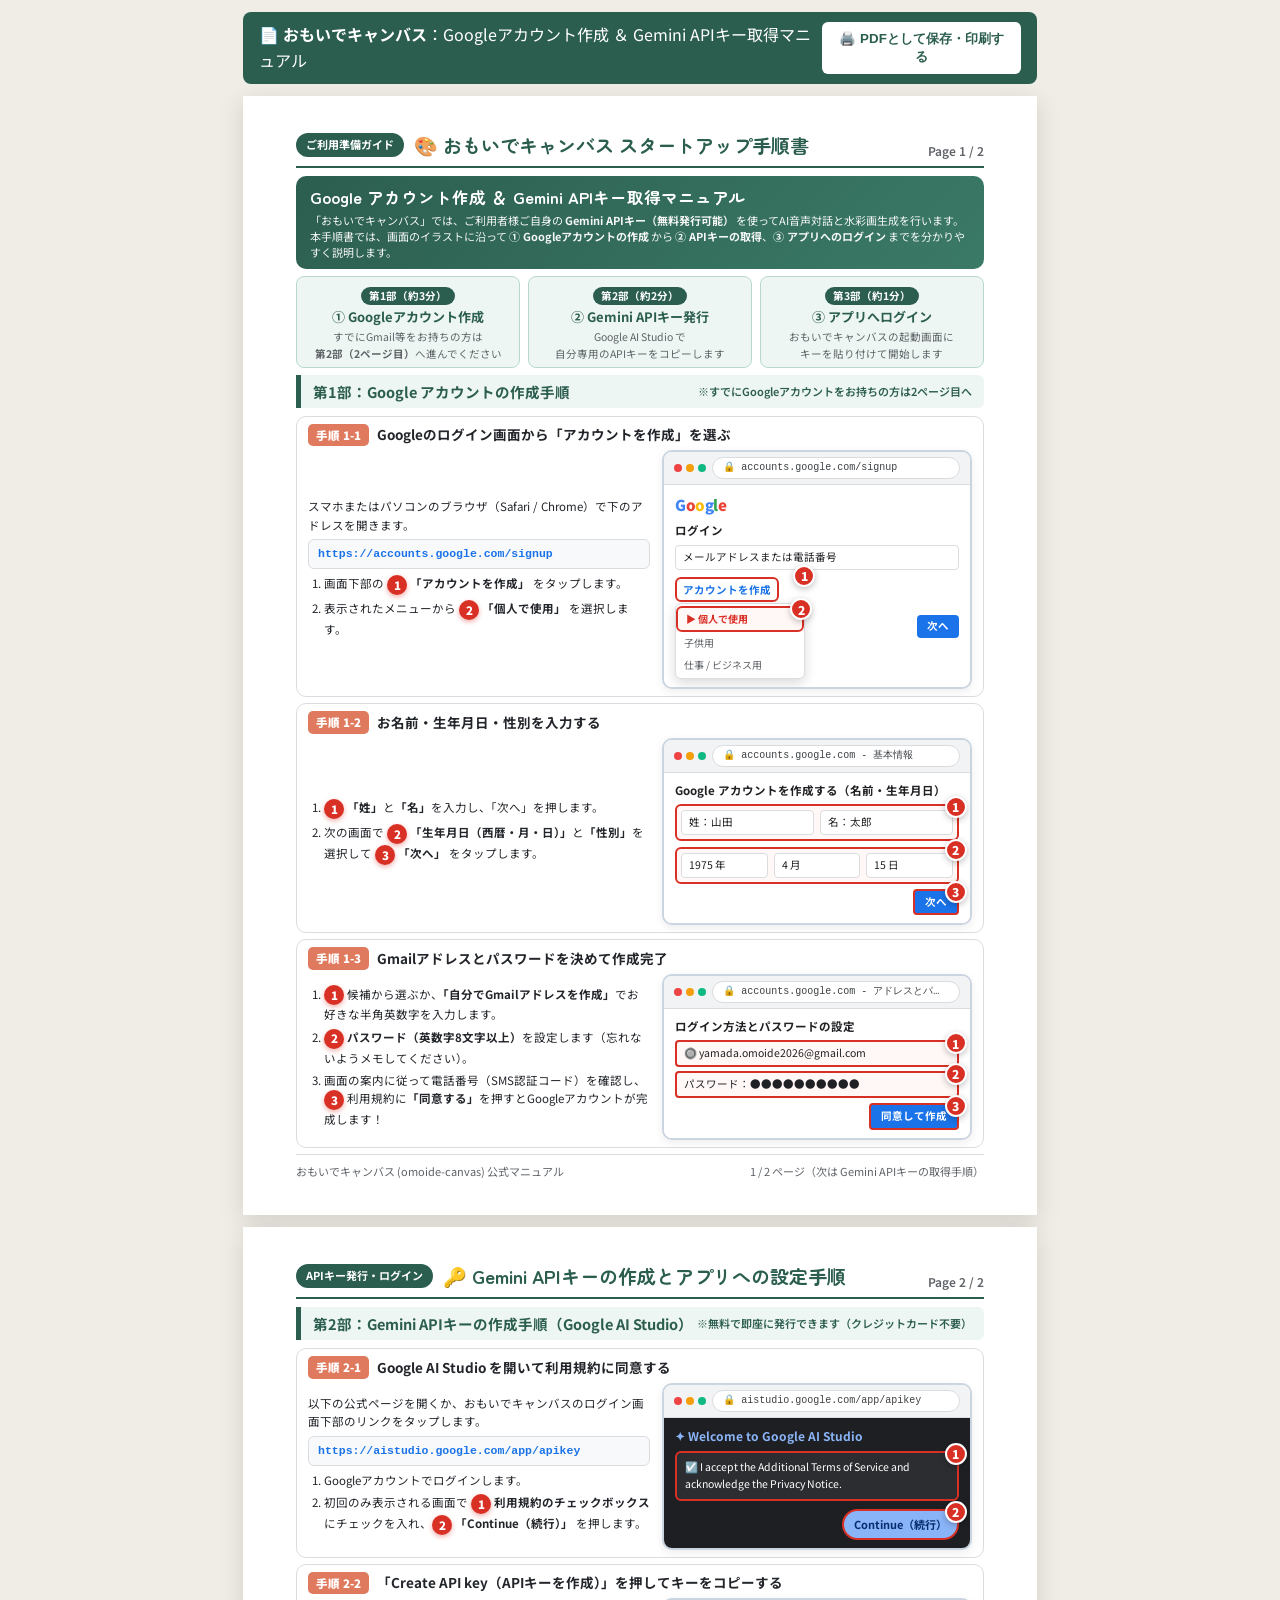
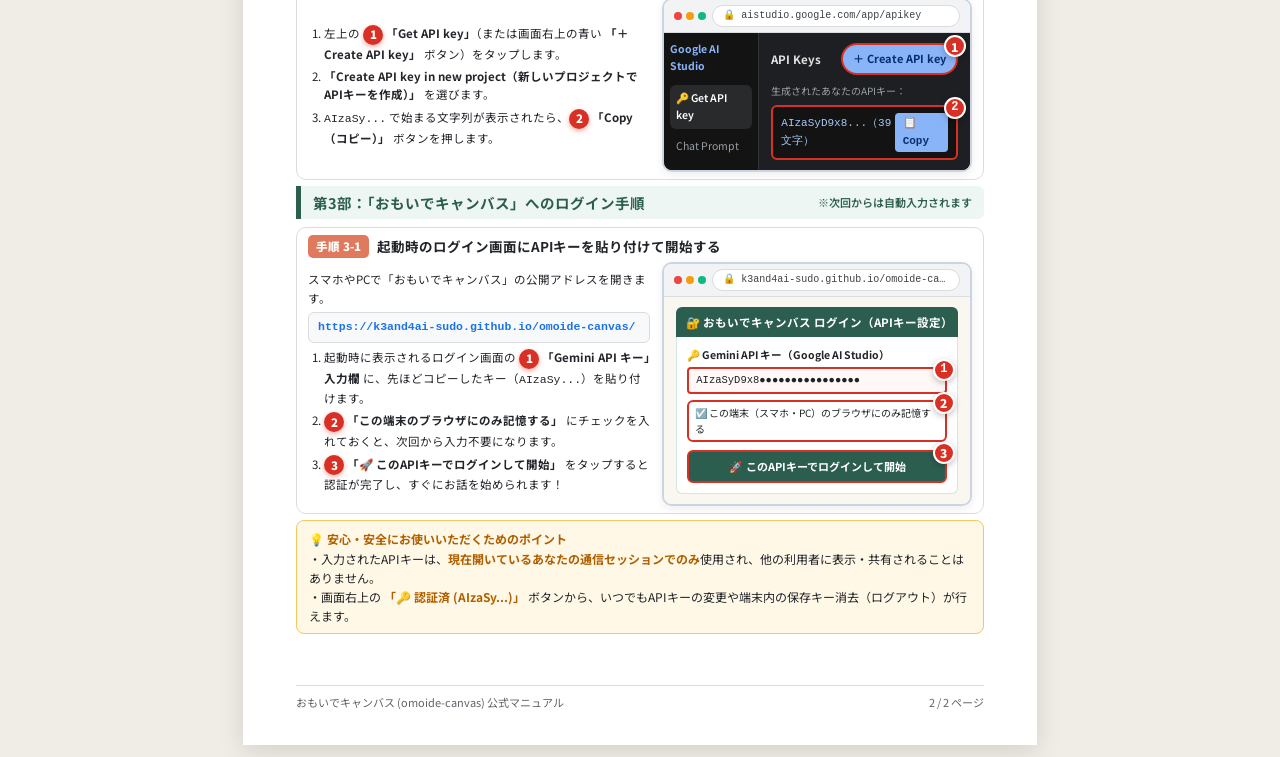
<file: docs/api_key_manual.html>
<!DOCTYPE html>
<html lang="ja">
<head>
  <meta charset="UTF-8">
  <meta name="viewport" content="width=device-width, initial-scale=1.0">
  <title>おもいでキャンバス Googleアカウント作成 ＆ Gemini APIキー取得手順書</title>
  <link rel="preconnect" href="https://fonts.googleapis.com">
  <link rel="preconnect" href="https://fonts.gstatic.com" crossorigin>
  <link href="https://fonts.googleapis.com/css2?family=Noto+Sans+JP:wght@400;500;700;900&family=Zen+Maru+Gothic:wght@500;700&display=swap" rel="stylesheet">
  <style>
    :root {
      --primary: #2c5e4f;
      --primary-light: #3b7a67;
      --primary-bg: #eef6f3;
      --accent: #e07a5f;
      --google-blue: #1a73e8;
      --google-blue-bg: #e8f0fe;
      --callout-red: #d93025;
      --text-main: #22252a;
      --text-muted: #5f6368;
      --border: #dadce0;
      --bg-warm: #faf8f5;
    }

    * {
      box-sizing: border-box;
      margin: 0;
      padding: 0;
    }

    body {
      font-family: 'Noto Sans JP', sans-serif;
      color: var(--text-main);
      background: #f0ede6;
      line-height: 1.6;
      -webkit-print-color-adjust: exact !important;
      print-color-adjust: exact !important;
    }

    /* A4 ページコンテナ */
    .page {
      width: 210mm;
      height: 296mm;
      margin: 12px auto;
      padding: 9mm 14mm;
      background: #ffffff;
      box-shadow: 0 6px 24px rgba(0,0,0,0.12);
      position: relative;
      display: flex;
      flex-direction: column;
      justify-content: space-between;
      overflow: hidden;
      page-break-after: always;
      break-after: page;
    }

    .page:last-child {
      page-break-after: auto;
      break-after: auto;
    }

    @page {
      size: A4 portrait;
      margin: 0;
    }

    @media print {
      body {
        background: #ffffff;
      }
      .page {
        margin: 0;
        box-shadow: none;
        width: 210mm;
        height: 296mm;
      }
      .no-print {
        display: none !important;
      }
    }

    /* ヘッダーバナー */
    .doc-header {
      border-bottom: 2.5px solid var(--primary);
      padding-bottom: 6px;
      margin-bottom: 8px;
      display: flex;
      justify-content: space-between;
      align-items: flex-end;
    }

    .doc-header-left {
      display: flex;
      align-items: center;
      gap: 10px;
    }

    .doc-badge {
      background: var(--primary);
      color: #fff;
      font-size: 11px;
      font-weight: 700;
      padding: 3px 10px;
      border-radius: 99px;
    }

    .doc-title-main {
      font-family: 'Zen Maru Gothic', sans-serif;
      font-size: 19px;
      color: var(--primary);
      font-weight: 700;
    }

    .doc-page-num {
      font-size: 12px;
      color: var(--text-muted);
      font-weight: 600;
    }

    /* イントロボックス */
    .intro-banner {
      background: linear-gradient(135deg, #2c5e4f, #3b7a67);
      color: #fff;
      border-radius: 10px;
      padding: 8px 14px;
      margin-bottom: 7px;
    }

    .intro-banner h1 {
      font-family: 'Zen Maru Gothic', sans-serif;
      font-size: 16.5px;
      margin-bottom: 2px;
    }

    .intro-banner p {
      font-size: 11px;
      opacity: 0.95;
      line-height: 1.45;
    }

    .flow-overview {
      display: grid;
      grid-template-columns: repeat(3, 1fr);
      gap: 8px;
      margin-bottom: 7px;
    }

    .flow-card {
      background: var(--primary-bg);
      border: 1.5px solid #b8d8cc;
      border-radius: 8px;
      padding: 4px 8px;
      text-align: center;
    }

    .flow-card .step-tag {
      display: inline-block;
      background: var(--primary);
      color: #fff;
      font-size: 10.5px;
      font-weight: 700;
      padding: 1px 8px;
      border-radius: 99px;
      margin-bottom: 2px;
    }

    .flow-card h3 {
      font-size: 13px;
      color: var(--primary);
      margin-bottom: 1px;
    }

    .flow-card p {
      font-size: 10.5px;
      color: var(--text-muted);
    }

    /* セクション見出し */
    .section-heading {
      background: var(--primary-bg);
      border-left: 5px solid var(--primary);
      padding: 5px 12px;
      border-radius: 0 6px 6px 0;
      margin-bottom: 8px;
      display: flex;
      justify-content: space-between;
      align-items: center;
    }

    .section-heading h2 {
      font-size: 14.5px;
      color: var(--primary);
      font-weight: 700;
    }

    .section-heading span {
      font-size: 11px;
      color: var(--primary);
      font-weight: 600;
    }

    /* ステップブロック */
    .step-block {
      border: 1.5px solid var(--border);
      border-radius: 10px;
      padding: 7px 11px;
      margin-bottom: 6px;
      background: #ffffff;
    }

    .step-header {
      display: flex;
      align-items: center;
      gap: 8px;
      margin-bottom: 4px;
    }

    .step-number {
      background: var(--accent);
      color: #fff;
      font-weight: 900;
      font-size: 11.5px;
      padding: 2px 8px;
      border-radius: 5px;
      flex-shrink: 0;
    }

    .step-title {
      font-size: 13.5px;
      font-weight: 700;
      color: var(--text-main);
    }

    .step-grid {
      display: grid;
      grid-template-columns: 1.05fr 0.95fr;
      gap: 12px;
      align-items: center;
    }

    .step-desc {
      font-size: 11.5px;
      color: var(--text-main);
    }

    .step-desc ol {
      padding-left: 16px;
      margin-top: 4px;
    }

    .step-desc li {
      margin-bottom: 4px;
    }

    .url-box {
      background: #f8f9fa;
      border: 1px solid var(--border);
      border-radius: 6px;
      padding: 5px 9px;
      font-family: monospace;
      font-size: 11.5px;
      color: var(--google-blue);
      font-weight: 700;
      margin: 5px 0;
      word-break: break-all;
    }

    /* 画面モックアップ（ブラウザUI図解） */
    .screen-frame {
      border: 2px solid #cbd5e1;
      border-radius: 10px;
      overflow: hidden;
      background: #ffffff;
      box-shadow: 0 3px 10px rgba(0,0,0,0.07);
      position: relative;
    }

    .browser-bar {
      background: #f1f3f4;
      padding: 5px 10px;
      display: flex;
      align-items: center;
      gap: 6px;
      border-bottom: 1px solid #dadce0;
    }

    .browser-dots {
      display: flex;
      gap: 4px;
    }

    .browser-dots span {
      width: 8px;
      height: 8px;
      border-radius: 50%;
      background: #d1d5db;
    }
    .browser-dots span:nth-child(1) { background: #ef4444; }
    .browser-dots span:nth-child(2) { background: #f59e0b; }
    .browser-dots span:nth-child(3) { background: #10b981; }

    .browser-address {
      background: #ffffff;
      border: 1px solid #dadce0;
      border-radius: 99px;
      padding: 2px 10px;
      font-size: 10px;
      color: #3c4043;
      flex: 1;
      font-family: monospace;
      white-space: nowrap;
      overflow: hidden;
      text-overflow: ellipsis;
    }

    .screen-body {
      padding: 8px 11px;
      position: relative;
      background: #fff;
    }

    /* 赤丸番号バッジ */
    .callout-num {
      display: inline-flex;
      align-items: center;
      justify-content: center;
      width: 20px;
      height: 20px;
      background: var(--callout-red);
      color: #ffffff;
      font-weight: 900;
      font-size: 11.5px;
      border-radius: 50%;
      box-shadow: 0 2px 5px rgba(217,48,37,0.4);
      vertical-align: middle;
      margin-right: 3px;
    }

    /* 注目赤枠 */
    .highlight-box {
      border: 2.5px solid var(--callout-red) !important;
      position: relative;
      border-radius: 6px;
    }

    .g-input.highlight-box,
    .g-input-row.highlight-box,
    .g-dropdown-item.highlight-box {
      background: #fff8f7 !important;
    }

    .badge-floating {
      position: absolute;
      top: -10px;
      right: -10px;
      width: 22px;
      height: 22px;
      background: var(--callout-red);
      color: #fff;
      border-radius: 50%;
      font-size: 12px;
      font-weight: 900;
      display: flex;
      align-items: center;
      justify-content: center;
      border: 2px solid #fff;
      box-shadow: 0 2px 6px rgba(0,0,0,0.25);
      z-index: 5;
    }

    /* Google UI パーツ */
    .g-logo {
      font-weight: 900;
      font-size: 15px;
      letter-spacing: -0.5px;
      margin-bottom: 4px;
    }
    .g-logo .b { color: #4285F4; }
    .g-logo .r { color: #EA4335; }
    .g-logo .y { color: #FBBC05; }
    .g-logo .g { color: #34A853; }

    .g-title {
      font-size: 11.5px;
      font-weight: 700;
      margin-bottom: 5px;
      color: #202124;
    }

    .g-input {
      border: 1px solid #dadce0;
      border-radius: 4px;
      padding: 3px 7px;
      font-size: 10.5px;
      color: #202124;
      background: #fff;
      margin-bottom: 4px;
      width: 100%;
    }

    .g-input-row {
      display: flex;
      gap: 6px;
    }

    .g-btn-row {
      display: flex;
      justify-content: space-between;
      align-items: center;
      margin-top: 5px;
    }

    .g-link {
      font-size: 10.5px;
      color: var(--google-blue);
      font-weight: 700;
    }

    .g-btn-primary {
      background: var(--google-blue);
      color: #ffffff;
      font-size: 10.5px;
      font-weight: 700;
      padding: 3px 10px;
      border-radius: 4px;
      display: inline-block;
    }

    .g-dropdown {
      background: #ffffff;
      border: 1px solid #dadce0;
      box-shadow: 0 4px 12px rgba(0,0,0,0.15);
      border-radius: 6px;
      padding: 2px 0;
      width: 130px;
      font-size: 10px;
      margin-top: 3px;
    }

    .g-dropdown-item {
      padding: 3px 8px;
    }

    /* Google AI Studio モックアップ */
    .aistudio-layout {
      display: grid;
      grid-template-columns: 95px 1fr;
      min-height: 120px;
      background: #1e1f22;
      color: #e3e3e3;
      font-size: 10.5px;
    }

    .aistudio-sidebar {
      background: #131314;
      padding: 8px 6px;
      border-right: 1px solid #333;
      display: flex;
      flex-direction: column;
      gap: 6px;
    }

    .aistudio-brand {
      font-weight: 700;
      font-size: 10.5px;
      color: #8ab4f8;
      margin-bottom: 4px;
    }

    .aistudio-nav-item {
      padding: 5px 6px;
      border-radius: 6px;
      background: #282a2c;
      color: #fff;
      font-weight: 600;
    }

    .aistudio-main {
      padding: 10px 12px;
      background: #1e1f22;
    }

    .aistudio-btn {
      background: #8ab4f8;
      color: #062e6f;
      font-weight: 700;
      padding: 5px 10px;
      border-radius: 99px;
      display: inline-flex;
      align-items: center;
      gap: 4px;
      font-size: 11px;
    }

    .apikey-box {
      background: #131314;
      border: 1px solid #444746;
      border-radius: 6px;
      padding: 6px 8px;
      font-family: monospace;
      font-size: 11px;
      color: #a8c7fa;
      margin-top: 6px;
      display: flex;
      justify-content: space-between;
      align-items: center;
    }

    /* 注意・ポイントボックス */
    .tip-box {
      background: #fff8e6;
      border: 1.5px solid #f5c563;
      border-radius: 8px;
      padding: 8px 12px;
      font-size: 12px;
      margin-top: 4px;
    }

    .tip-box strong {
      color: #b06000;
    }

    /* フッター */
    .doc-footer {
      border-top: 1px solid var(--border);
      padding-top: 8px;
      font-size: 11px;
      color: var(--text-muted);
      display: flex;
      justify-content: space-between;
    }

    /* 印刷ボタンバー（画面表示時のみ） */
    .print-toolbar {
      max-width: 210mm;
      margin: 12px auto 0;
      background: #2c5e4f;
      color: #fff;
      padding: 10px 16px;
      border-radius: 8px;
      display: flex;
      justify-content: space-between;
      align-items: center;
    }

    .print-toolbar button {
      background: #fff;
      color: #2c5e4f;
      border: none;
      padding: 8px 16px;
      border-radius: 6px;
      font-weight: 700;
      cursor: pointer;
    }
  </style>
</head>
<body>

  <!-- ブラウザ閲覧時の印刷ツールバー（PDF出力時は非表示） -->
  <div class="print-toolbar no-print">
    <span>📄 <strong>おもいでキャンバス</strong>：Googleアカウント作成 ＆ Gemini APIキー取得マニュアル</span>
    <button onclick="window.print()">🖨️ PDFとして保存・印刷する</button>
  </div>

  <!-- ===================================================================== -->
  <!-- 1ページ目：全体フローと 第1部 Googleアカウントの作成手順 -->
  <!-- ===================================================================== -->
  <div class="page">
    <div>
      <header class="doc-header">
        <div class="doc-header-left">
          <span class="doc-badge">ご利用準備ガイド</span>
          <span class="doc-title-main">🎨 おもいでキャンバス スタートアップ手順書</span>
        </div>
        <span class="doc-page-num">Page 1 / 2</span>
      </header>

      <div class="intro-banner">
        <h1>Google アカウント作成 ＆ Gemini APIキー取得マニュアル</h1>
        <p>
          「おもいでキャンバス」では、ご利用者様ご自身の <strong>Gemini APIキー（無料発行可能）</strong> を使ってAI音声対話と水彩画生成を行います。<br>
          本手順書では、画面のイラストに沿って <strong>① Googleアカウントの作成</strong> から <strong>② APIキーの取得</strong>、<strong>③ アプリへのログイン</strong> までを分かりやすく説明します。
        </p>
      </div>

      <!-- 3ステップ全体像 -->
      <div class="flow-overview">
        <div class="flow-card">
          <span class="step-tag">第1部（約3分）</span>
          <h3>① Googleアカウント作成</h3>
          <p>すでにGmail等をお持ちの方は<br><strong>第2部（2ページ目）</strong>へ進んでください</p>
        </div>
        <div class="flow-card">
          <span class="step-tag">第2部（約2分）</span>
          <h3>② Gemini APIキー発行</h3>
          <p>Google AI Studio で<br>自分専用のAPIキーをコピーします</p>
        </div>
        <div class="flow-card">
          <span class="step-tag">第3部（約1分）</span>
          <h3>③ アプリへログイン</h3>
          <p>おもいでキャンバスの起動画面に<br>キーを貼り付けて開始します</p>
        </div>
      </div>

      <!-- 第1部 見出し -->
      <div class="section-heading">
        <h2>第1部：Google アカウントの作成手順</h2>
        <span>※すでにGoogleアカウントをお持ちの方は2ページ目へ</span>
      </div>

      <!-- STEP 1-1 -->
      <div class="step-block">
        <div class="step-header">
          <span class="step-number">手順 1-1</span>
          <div class="step-title">Googleのログイン画面から「アカウントを作成」を選ぶ</div>
        </div>
        <div class="step-grid">
          <div class="step-desc">
            <p>スマホまたはパソコンのブラウザ（Safari / Chrome）で下のアドレスを開きます。</p>
            <div class="url-box">https://accounts.google.com/signup</div>
            <ol>
              <li>画面下部の <span class="callout-num">1</span><strong>「アカウントを作成」</strong> をタップします。</li>
              <li>表示されたメニューから <span class="callout-num">2</span><strong>「個人で使用」</strong> を選択します。</li>
            </ol>
          </div>

          <!-- 画面図解 1-1 -->
          <div class="screen-frame">
            <div class="browser-bar">
              <div class="browser-dots"><span></span><span></span><span></span></div>
              <div class="browser-address">🔒 accounts.google.com/signup</div>
            </div>
            <div class="screen-body">
              <div class="g-logo"><span class="b">G</span><span class="r">o</span><span class="y">o</span><span class="b">g</span><span class="g">l</span><span class="r">e</span></div>
              <div class="g-title">ログイン</div>
              <div class="g-input">メールアドレスまたは電話番号</div>
              <div class="g-btn-row">
                <div style="position: relative;">
                  <span class="g-link highlight-box" style="padding: 3px 6px;">アカウントを作成</span>
                  <span class="badge-floating">1</span>
                  <div class="g-dropdown">
                    <div class="g-dropdown-item highlight-box" style="font-weight:700; color:#d93025;">
                      ▶ 個人で使用
                      <span class="badge-floating">2</span>
                    </div>
                    <div class="g-dropdown-item" style="color:#5f6368;">子供用</div>
                    <div class="g-dropdown-item" style="color:#5f6368;">仕事 / ビジネス用</div>
                  </div>
                </div>
                <span class="g-btn-primary">次へ</span>
              </div>
            </div>
          </div>
        </div>
      </div>

      <!-- STEP 1-2 -->
      <div class="step-block">
        <div class="step-header">
          <span class="step-number">手順 1-2</span>
          <div class="step-title">お名前・生年月日・性別を入力する</div>
        </div>
        <div class="step-grid">
          <div class="step-desc">
            <ol>
              <li><span class="callout-num">1</span><strong>「姓」</strong>と<strong>「名」</strong>を入力し、「次へ」を押します。</li>
              <li>次の画面で <span class="callout-num">2</span><strong>「生年月日（西暦・月・日）」</strong>と<strong>「性別」</strong>を選択して <span class="callout-num">3</span><strong>「次へ」</strong> をタップします。</li>
            </ol>
          </div>

          <!-- 画面図解 1-2 -->
          <div class="screen-frame">
            <div class="browser-bar">
              <div class="browser-dots"><span></span><span></span><span></span></div>
              <div class="browser-address">🔒 accounts.google.com - 基本情報</div>
            </div>
            <div class="screen-body">
              <div class="g-title">Google アカウントを作成する（名前・生年月日）</div>
              <div class="g-input-row highlight-box" style="padding:4px; margin-bottom:6px;">
                <span class="badge-floating">1</span>
                <div class="g-input" style="margin:0;">姓：山田</div>
                <div class="g-input" style="margin:0;">名：太郎</div>
              </div>
              <div class="g-input-row highlight-box" style="padding:4px;">
                <span class="badge-floating">2</span>
                <div class="g-input" style="margin:0;">1975 年</div>
                <div class="g-input" style="margin:0;">4 月</div>
                <div class="g-input" style="margin:0;">15 日</div>
              </div>
              <div class="g-btn-row" style="justify-content: flex-end;">
                <span class="g-btn-primary highlight-box" style="position:relative;">
                  次へ
                  <span class="badge-floating">3</span>
                </span>
              </div>
            </div>
          </div>
        </div>
      </div>

      <!-- STEP 1-3 -->
      <div class="step-block" style="margin-bottom: 6px;">
        <div class="step-header">
          <span class="step-number">手順 1-3</span>
          <div class="step-title">Gmailアドレスとパスワードを決めて作成完了</div>
        </div>
        <div class="step-grid">
          <div class="step-desc">
            <ol>
              <li><span class="callout-num">1</span>候補から選ぶか、<strong>「自分でGmailアドレスを作成」</strong>でお好きな半角英数字を入力します。</li>
              <li><span class="callout-num">2</span><strong>パスワード（英数字8文字以上）</strong>を設定します（忘れないようメモしてください）。</li>
              <li>画面の案内に従って電話番号（SMS認証コード）を確認し、<span class="callout-num">3</span>利用規約に<strong>「同意する」</strong>を押すとGoogleアカウントが完成します！</li>
            </ol>
          </div>

          <!-- 画面図解 1-3 -->
          <div class="screen-frame">
            <div class="browser-bar">
              <div class="browser-dots"><span></span><span></span><span></span></div>
              <div class="browser-address">🔒 accounts.google.com - アドレスとパスワード</div>
            </div>
            <div class="screen-body">
              <div class="g-title">ログイン方法とパスワードの設定</div>
              <div class="g-input highlight-box">
                <span class="badge-floating">1</span>
                🔘 yamada.omoide2026@gmail.com
              </div>
              <div class="g-input highlight-box">
                <span class="badge-floating">2</span>
                パスワード：●●●●●●●●●●
              </div>
              <div class="g-btn-row" style="justify-content: flex-end;">
                <span class="g-btn-primary highlight-box" style="position:relative;">
                  同意して作成
                  <span class="badge-floating">3</span>
                </span>
              </div>
            </div>
          </div>
        </div>
      </div>
    </div>

    <footer class="doc-footer">
      <span>おもいでキャンバス (omoide-canvas) 公式マニュアル</span>
      <span>1 / 2 ページ（次は Gemini APIキーの取得手順）</span>
    </footer>
  </div>

  <!-- ===================================================================== -->
  <!-- 2ページ目：第2部 Gemini APIキーの作成手順 ＆ 第3部 アプリへのログイン -->
  <!-- ===================================================================== -->
  <div class="page">
    <div>
      <header class="doc-header">
        <div class="doc-header-left">
          <span class="doc-badge">APIキー発行・ログイン</span>
          <span class="doc-title-main">🔑 Gemini APIキーの作成とアプリへの設定手順</span>
        </div>
        <span class="doc-page-num">Page 2 / 2</span>
      </header>

      <!-- 第2部 見出し -->
      <div class="section-heading">
        <h2>第2部：Gemini APIキーの作成手順（Google AI Studio）</h2>
        <span>※無料で即座に発行できます（クレジットカード不要）</span>
      </div>

      <!-- STEP 2-1 -->
      <div class="step-block">
        <div class="step-header">
          <span class="step-number">手順 2-1</span>
          <div class="step-title">Google AI Studio を開いて利用規約に同意する</div>
        </div>
        <div class="step-grid">
          <div class="step-desc">
            <p>以下の公式ページを開くか、おもいでキャンバスのログイン画面下部のリンクをタップします。</p>
            <div class="url-box">https://aistudio.google.com/app/apikey</div>
            <ol>
              <li>Googleアカウントでログインします。</li>
              <li>初回のみ表示される画面で <span class="callout-num">1</span><strong>利用規約のチェックボックス</strong> にチェックを入れ、<span class="callout-num">2</span><strong>「Continue（続行）」</strong> を押します。</li>
            </ol>
          </div>

          <!-- 画面図解 2-1 -->
          <div class="screen-frame">
            <div class="browser-bar">
              <div class="browser-dots"><span></span><span></span><span></span></div>
              <div class="browser-address">🔒 aistudio.google.com/app/apikey</div>
            </div>
            <div class="screen-body" style="background:#1e1f22; color:#fff;">
              <div style="font-size:12px; font-weight:700; color:#8ab4f8; margin-bottom:6px;">
                ✦ Welcome to Google AI Studio
              </div>
              <div class="highlight-box" style="background:#2b2d30 !important; color:#fff; padding:6px 8px; font-size:10.5px; margin-bottom:8px;">
                <span class="badge-floating">1</span>
                ☑️ I accept the Additional Terms of Service and acknowledge the Privacy Notice.
              </div>
              <div style="text-align:right;">
                <span class="aistudio-btn highlight-box" style="position:relative;">
                  Continue（続行）
                  <span class="badge-floating">2</span>
                </span>
              </div>
            </div>
          </div>
        </div>
      </div>

      <!-- STEP 2-2 -->
      <div class="step-block">
        <div class="step-header">
          <span class="step-number">手順 2-2</span>
          <div class="step-title">「Create API key（APIキーを作成）」を押してキーをコピーする</div>
        </div>
        <div class="step-grid">
          <div class="step-desc">
            <ol>
              <li>左上の <span class="callout-num">1</span><strong>「Get API key」</strong>（または画面右上の青い <strong>「＋ Create API key」</strong> ボタン）をタップします。</li>
              <li><strong>「Create API key in new project（新しいプロジェクトでAPIキーを作成）」</strong> を選びます。</li>
              <li><code>AIzaSy...</code> で始まる文字列が表示されたら、<span class="callout-num">2</span><strong>「Copy（コピー）」</strong> ボタンを押します。</li>
            </ol>
          </div>

          <!-- 画面図解 2-2 -->
          <div class="screen-frame">
            <div class="browser-bar">
              <div class="browser-dots"><span></span><span></span><span></span></div>
              <div class="browser-address">🔒 aistudio.google.com/app/apikey</div>
            </div>
            <div class="aistudio-layout">
              <div class="aistudio-sidebar">
                <div class="aistudio-brand">Google AI Studio</div>
                <div class="aistudio-nav-item">🔑 Get API key</div>
                <div style="color:#9aa0a6; padding:3px 6px;">Chat Prompt</div>
              </div>
              <div class="aistudio-main">
                <div style="display:flex; justify-content:space-between; align-items:center; margin-bottom:8px;">
                  <strong style="font-size:11.5px;">API Keys</strong>
                  <span class="aistudio-btn highlight-box" style="position:relative;">
                    ＋ Create API key
                    <span class="badge-floating">1</span>
                  </span>
                </div>
                <div style="font-size:10px; color:#9aa0a6;">生成されたあなたのAPIキー：</div>
                <div class="apikey-box highlight-box">
                  <span class="badge-floating">2</span>
                  <span>AIzaSyD9x8...（39文字）</span>
                  <span style="background:#8ab4f8; color:#062e6f; padding:2px 8px; border-radius:4px; font-weight:700;">📋 Copy</span>
                </div>
              </div>
            </div>
          </div>
        </div>
      </div>

      <!-- 第3部 見出し -->
      <div class="section-heading">
        <h2>第3部：「おもいでキャンバス」へのログイン手順</h2>
        <span>※次回からは自動入力されます</span>
      </div>

      <!-- STEP 3-1 -->
      <div class="step-block">
        <div class="step-header">
          <span class="step-number">手順 3-1</span>
          <div class="step-title">起動時のログイン画面にAPIキーを貼り付けて開始する</div>
        </div>
        <div class="step-grid">
          <div class="step-desc">
            <p>スマホやPCで「おもいでキャンバス」の公開アドレスを開きます。</p>
            <div class="url-box">https://k3and4ai-sudo.github.io/omoide-canvas/</div>
            <ol>
              <li>起動時に表示されるログイン画面の <span class="callout-num">1</span><strong>「Gemini API キー」入力欄</strong> に、先ほどコピーしたキー（<code>AIzaSy...</code>）を貼り付けます。</li>
              <li><span class="callout-num">2</span><strong>「この端末のブラウザにのみ記憶する」</strong> にチェックを入れておくと、次回から入力不要になります。</li>
              <li><span class="callout-num">3</span><strong>「🚀 このAPIキーでログインして開始」</strong> をタップすると認証が完了し、すぐにお話を始められます！</li>
            </ol>
          </div>

          <!-- 画面図解 3-1（おもいでキャンバス実画面） -->
          <div class="screen-frame">
            <div class="browser-bar">
              <div class="browser-dots"><span></span><span></span><span></span></div>
              <div class="browser-address">🔒 k3and4ai-sudo.github.io/omoide-canvas/</div>
            </div>
            <div class="screen-body" style="background:#faf6f0; padding:10px 12px;">
              <div style="background:#2c5e4f; color:#fff; padding:6px 10px; border-radius:6px 6px 0 0; font-weight:700; font-size:11.5px;">
                🔐 おもいでキャンバス ログイン（APIキー設定）
              </div>
              <div style="background:#fff; border:1px solid #d4e6de; border-top:none; padding:10px; border-radius:0 0 6px 6px;">
                <div style="font-size:10.5px; font-weight:700; margin-bottom:3px;">🔑 Gemini API キー（Google AI Studio）</div>
                <div class="g-input highlight-box" style="font-family:monospace; margin-bottom:6px;">
                  <span class="badge-floating">1</span>
                  AIzaSyD9x8●●●●●●●●●●●●●●●●
                </div>
                <div class="highlight-box" style="font-size:10px; padding:3px 6px; margin-bottom:8px;">
                  <span class="badge-floating">2</span>
                  ☑️ この端末（スマホ・PC）のブラウザにのみ記憶する
                </div>
                <div class="highlight-box" style="background:#2c5e4f !important; color:#fff; text-align:center; padding:6px; border-radius:6px; font-weight:700; font-size:11px;">
                  <span class="badge-floating">3</span>
                  🚀 このAPIキーでログインして開始
                </div>
              </div>
            </div>
          </div>
        </div>
      </div>

      <!-- 安心ポイント -->
      <div class="tip-box">
        <strong>💡 安心・安全にお使いいただくためのポイント</strong><br>
        ・入力されたAPIキーは、<strong>現在開いているあなたの通信セッションでのみ</strong>使用され、他の利用者に表示・共有されることはありません。<br>
        ・画面右上の <strong>「🔑 認証済 (AIzaSy...)」</strong> ボタンから、いつでもAPIキーの変更や端末内の保存キー消去（ログアウト）が行えます。
      </div>
    </div>

    <footer class="doc-footer">
      <span>おもいでキャンバス (omoide-canvas) 公式マニュアル</span>
      <span>2 / 2 ページ</span>
    </footer>
  </div>

</body>
</html>
</file>
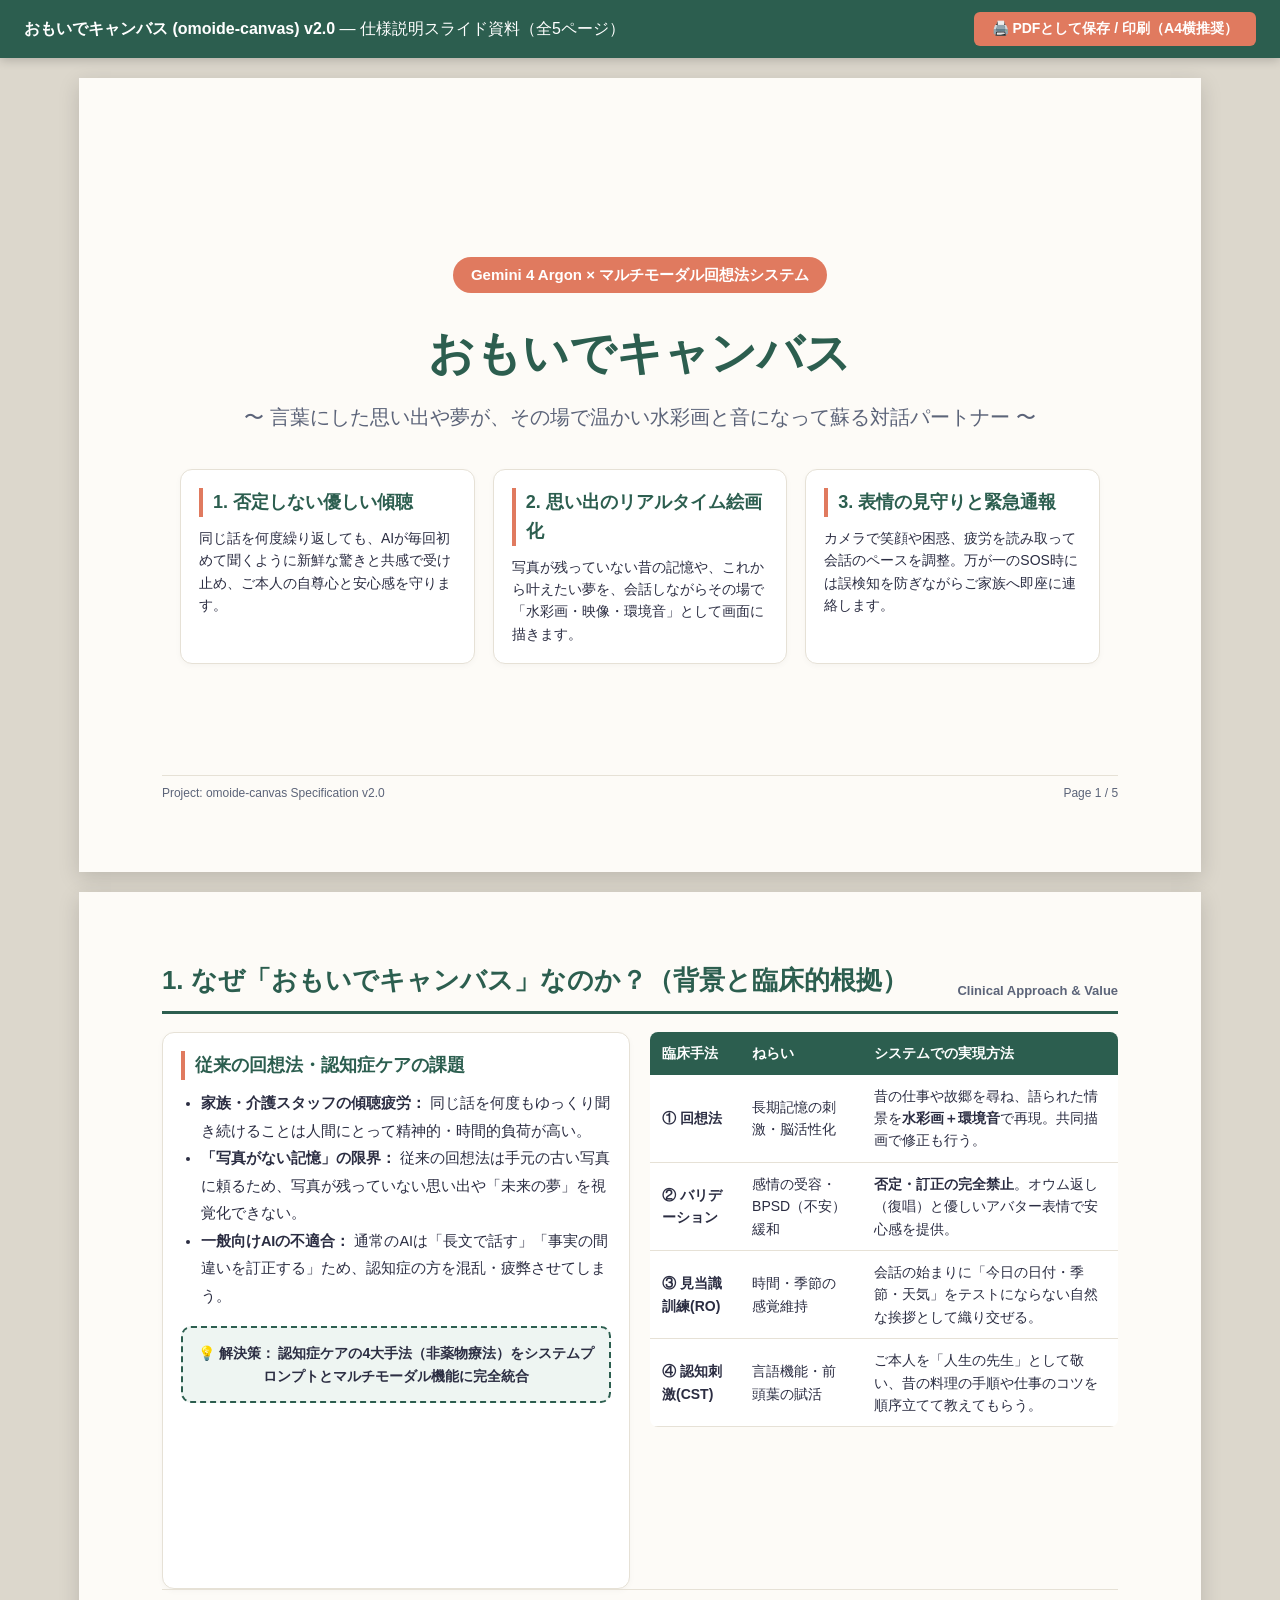
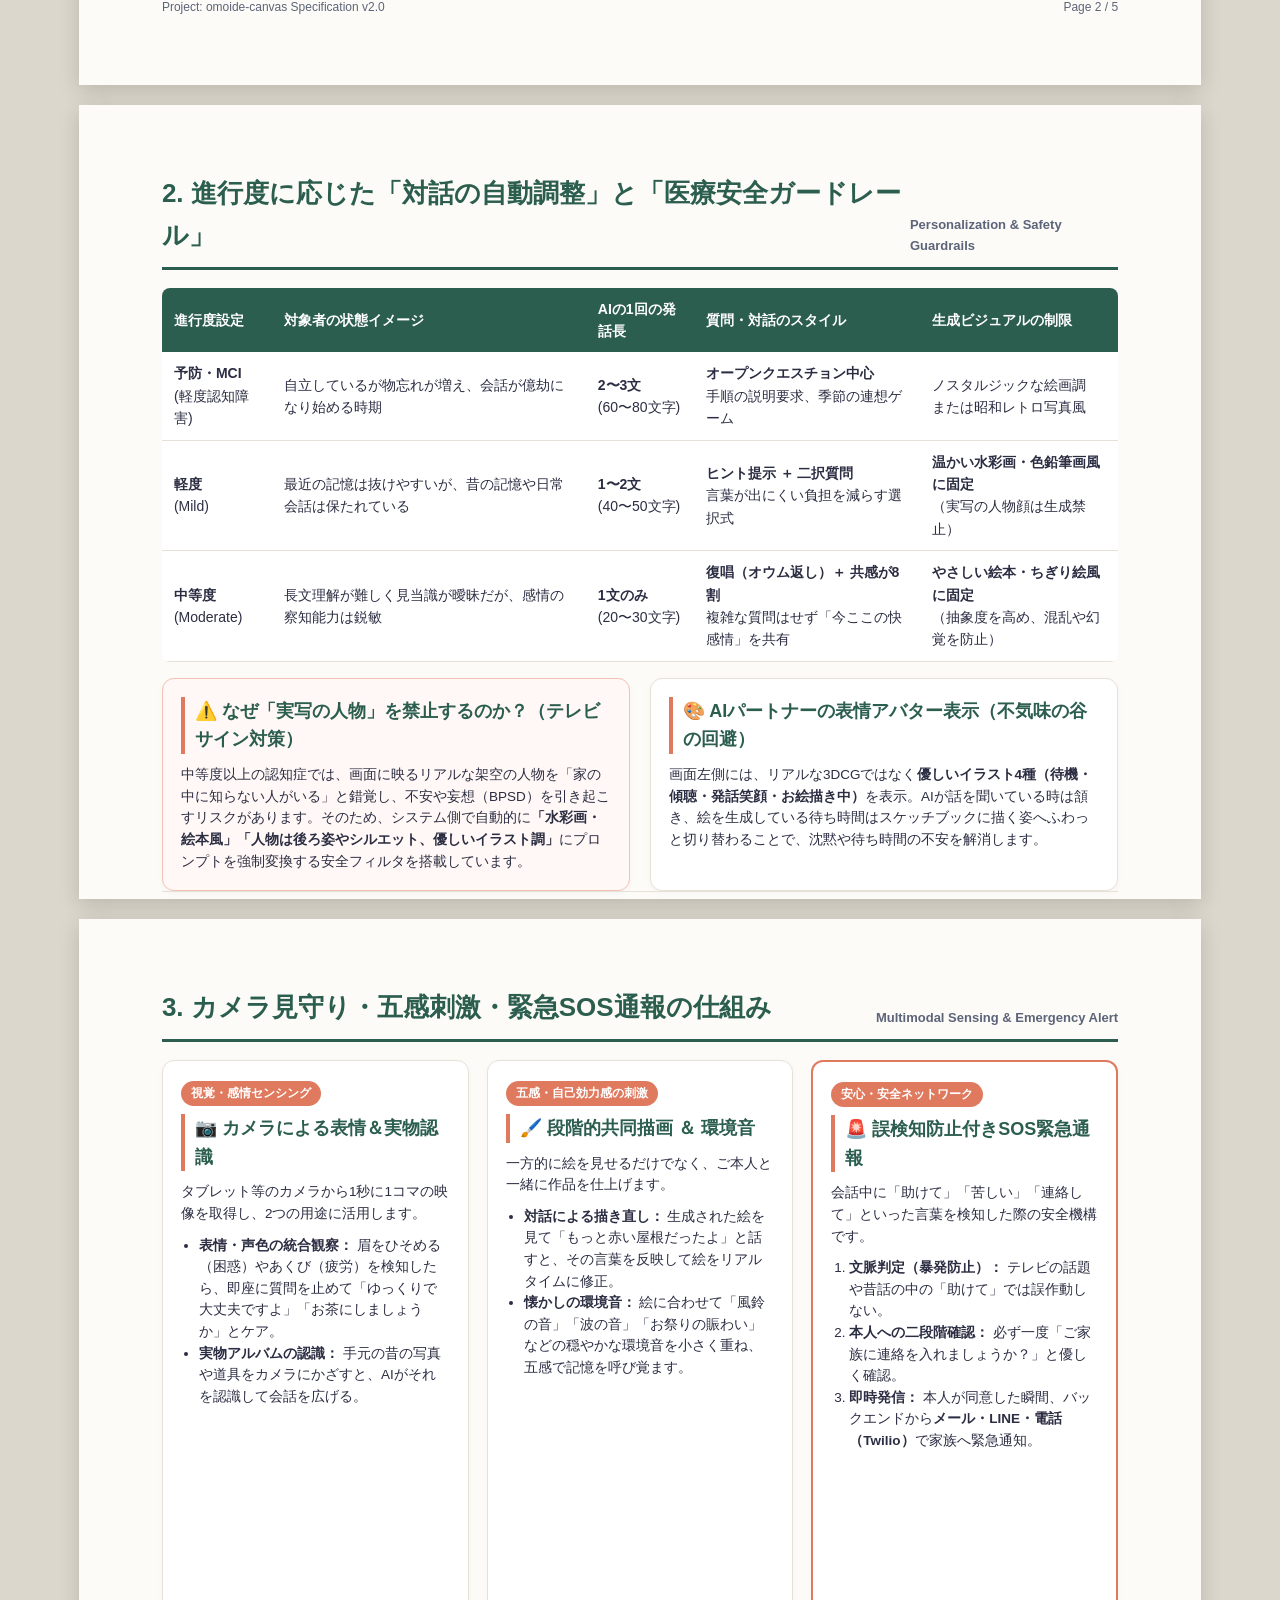
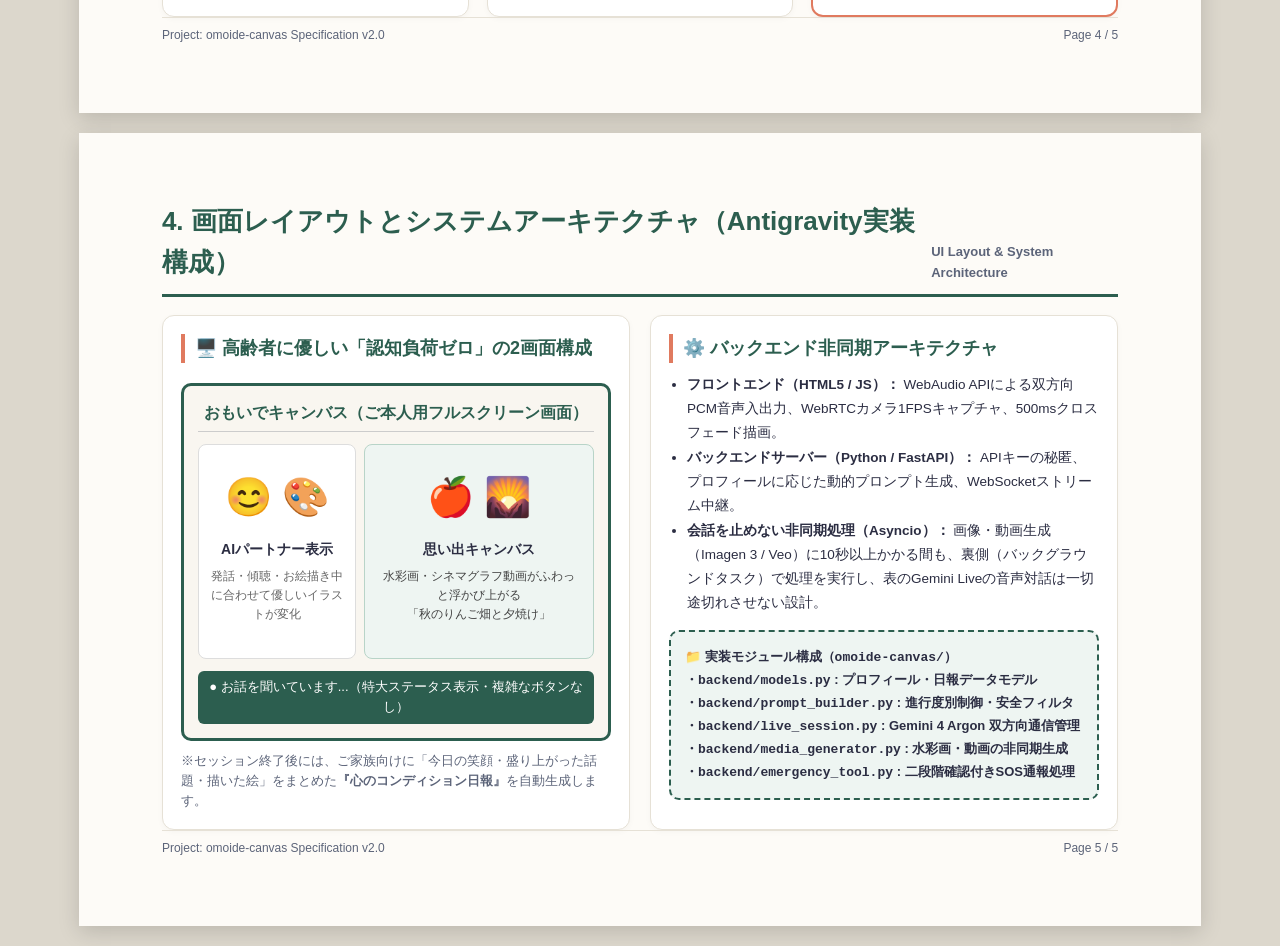
<file: docs/presentation_slides.html>
<!DOCTYPE html>
<html lang="ja">
<head>
<meta charset="UTF-8">
<title>『おもいでキャンバス v2.0』プロジェクト仕様説明資料</title>
<style>
  :root {
    --primary: #2c5e4f;
    --secondary: #e07a5f;
    --bg-warm: #fdfbf7;
    --card-bg: #ffffff;
    --text-main: #2b2d42;
    --text-muted: #5c6479;
    --border: #e6e1d6;
  }
  * { box-sizing: border-box; margin: 0; padding: 0; }
  body {
    font-family: "Hiragino Kaku Gothic ProN", "Noto Sans JP", sans-serif;
    background: #dcd7cc;
    color: var(--text-main);
    line-height: 1.6;
  }
  .toolbar {
    position: sticky; top: 0; z-index: 100;
    background: var(--primary); color: #fff;
    padding: 12px 24px; display: flex; justify-content: space-between; align-items: center;
    box-shadow: 0 2px 10px rgba(0,0,0,0.2);
  }
  .toolbar button {
    background: var(--secondary); color: #fff; border: none;
    padding: 8px 18px; border-radius: 6px; font-weight: bold; cursor: pointer;
    font-size: 14px;
  }
  .slide {
    width: 297mm; height: 210mm;
    background: var(--bg-warm);
    margin: 20px auto; padding: 18mm 22mm;
    box-shadow: 0 6px 20px rgba(0,0,0,0.15);
    display: flex; flex-direction: column; justify-content: space-between;
    page-break-after: always; position: relative; overflow: hidden;
  }
  .slide-header {
    border-bottom: 3px solid var(--primary);
    padding-bottom: 10px; margin-bottom: 18px;
    display: flex; justify-content: space-between; align-items: flex-end;
  }
  .slide-header h2 { font-size: 26px; color: var(--primary); }
  .slide-header span { font-size: 13px; color: var(--text-muted); font-weight: bold; }
  .slide-footer {
    border-top: 1px solid var(--border); padding-top: 8px;
    display: flex; justify-content: space-between; font-size: 12px; color: var(--text-muted);
  }
  .grid-2 { display: grid; grid-template-columns: 1fr 1fr; gap: 20px; flex: 1; }
  .grid-3 { display: grid; grid-template-columns: 1fr 1fr 1fr; gap: 18px; flex: 1; }
  .card {
    background: var(--card-bg); border: 1px solid var(--border);
    border-radius: 12px; padding: 18px;
    box-shadow: 0 2px 6px rgba(0,0,0,0.03);
  }
  .card h3 { color: var(--primary); font-size: 18px; margin-bottom: 10px; border-left: 4px solid var(--secondary); padding-left: 10px; }
  .badge {
    display: inline-block; background: var(--secondary); color: #fff;
    padding: 3px 10px; border-radius: 20px; font-size: 12px; font-weight: bold; margin-bottom: 8px;
  }
  table { width: 100%; border-collapse: collapse; background: #fff; border-radius: 8px; overflow: hidden; font-size: 14px; }
  th { background: var(--primary); color: #fff; padding: 10px 12px; text-align: left; }
  td { padding: 10px 12px; border-bottom: 1px solid var(--border); }
  .flow-box {
    background: #eef5f2; border: 2px dashed var(--primary);
    border-radius: 10px; padding: 14px; text-align: center; font-weight: bold;
  }
  @media print {
    body { background: none; }
    .toolbar { display: none; }
    .slide { margin: 0; box-shadow: none; width: 100%; height: 100vh; }
    @page { size: A4 landscape; margin: 0; }
  }
</style>
</head>
<body>

<div class="toolbar">
  <div><strong>おもいでキャンバス (omoide-canvas) v2.0</strong> — 仕様説明スライド資料（全5ページ）</div>
  <button onclick="window.print()">🖨️ PDFとして保存 / 印刷（A4横推奨）</button>
</div>

<!-- Slide 1: 表紙 & コンセプト -->
<div class="slide">
  <div style="margin: auto 0; text-align: center;">
    <span class="badge" style="font-size: 15px; padding: 6px 18px;">Gemini 4 Argon × マルチモーダル回想法システム</span>
    <h1 style="font-size: 46px; color: var(--primary); margin: 16px 0 10px;">おもいでキャンバス</h1>
    <p style="font-size: 20px; color: var(--text-muted); margin-bottom: 36px;">〜 言葉にした思い出や夢が、その場で温かい水彩画と音になって蘇る対話パートナー 〜</p>
    
    <div class="grid-3" style="text-align: left; max-width: 920px; margin: 0 auto;">
      <div class="card">
        <h3>1. 否定しない優しい傾聴</h3>
        <p style="font-size: 14px;">同じ話を何度繰り返しても、AIが毎回初めて聞くように新鮮な驚きと共感で受け止め、ご本人の自尊心と安心感を守ります。</p>
      </div>
      <div class="card">
        <h3>2. 思い出のリアルタイム絵画化</h3>
        <p style="font-size: 14px;">写真が残っていない昔の記憶や、これから叶えたい夢を、会話しながらその場で「水彩画・映像・環境音」として画面に描きます。</p>
      </div>
      <div class="card">
        <h3>3. 表情の見守りと緊急通報</h3>
        <p style="font-size: 14px;">カメラで笑顔や困惑、疲労を読み取って会話のペースを調整。万が一のSOS時には誤検知を防ぎながらご家族へ即座に連絡します。</p>
      </div>
    </div>
  </div>
  <div class="slide-footer">
    <span>Project: omoide-canvas Specification v2.0</span>
    <span>Page 1 / 5</span>
  </div>
</div>

<!-- Slide 2: 解決する課題と4つの臨床アプローチ -->
<div class="slide">
  <div class="slide-header">
    <h2>1. なぜ「おもいでキャンバス」なのか？（背景と臨床的根拠）</h2>
    <span>Clinical Approach & Value</span>
  </div>
  <div class="grid-2">
    <div class="card">
      <h3>従来の回想法・認知症ケアの課題</h3>
      <ul style="padding-left: 20px; font-size: 14.5px; line-height: 1.9;">
        <li><strong>家族・介護スタッフの傾聴疲労：</strong> 同じ話を何度もゆっくり聞き続けることは人間にとって精神的・時間的負荷が高い。</li>
        <li><strong>「写真がない記憶」の限界：</strong> 従来の回想法は手元の古い写真に頼るため、写真が残っていない思い出や「未来の夢」を視覚化できない。</li>
        <li><strong>一般向けAIの不適合：</strong> 通常のAIは「長文で話す」「事実の間違いを訂正する」ため、認知症の方を混乱・疲弊させてしまう。</li>
      </ul>
      <div class="flow-box" style="margin-top: 16px; font-size: 14px;">
        💡 <strong>解決策：</strong> 認知症ケアの4大手法（非薬物療法）をシステムプロンプトとマルチモーダル機能に完全統合
      </div>
    </div>
    <div>
      <table>
        <thead>
          <tr><th>臨床手法</th><th>ねらい</th><th>システムでの実現方法</th></tr>
        </thead>
        <tbody>
          <tr>
            <td><strong>① 回想法</strong></td>
            <td>長期記憶の刺激・脳活性化</td>
            <td>昔の仕事や故郷を尋ね、語られた情景を<strong>水彩画＋環境音</strong>で再現。共同描画で修正も行う。</td>
          </tr>
          <tr>
            <td><strong>② バリデーション</strong></td>
            <td>感情の受容・BPSD（不安）緩和</td>
            <td><strong>否定・訂正の完全禁止</strong>。オウム返し（復唱）と優しいアバター表情で安心感を提供。</td>
          </tr>
          <tr>
            <td><strong>③ 見当識訓練(RO)</strong></td>
            <td>時間・季節の感覚維持</td>
            <td>会話の始まりに「今日の日付・季節・天気」をテストにならない自然な挨拶として織り交ぜる。</td>
          </tr>
          <tr>
            <td><strong>④ 認知刺激(CST)</strong></td>
            <td>言語機能・前頭葉の賦活</td>
            <td>ご本人を「人生の先生」として敬い、昔の料理の手順や仕事のコツを順序立てて教えてもらう。</td>
          </tr>
        </tbody>
      </table>
    </div>
  </div>
  <div class="slide-footer">
    <span>Project: omoide-canvas Specification v2.0</span>
    <span>Page 2 / 5</span>
  </div>
</div>

<!-- Slide 3: 進行度別パーソナライズと視覚的ガードレール -->
<div class="slide">
  <div class="slide-header">
    <h2>2. 進行度に応じた「対話の自動調整」と「医療安全ガードレール」</h2>
    <span>Personalization & Safety Guardrails</span>
  </div>
  <div style="flex: 1; display: flex; flex-direction: column; gap: 16px;">
    <table>
      <thead>
        <tr>
          <th>進行度設定</th>
          <th>対象者の状態イメージ</th>
          <th>AIの1回の発話長</th>
          <th>質問・対話のスタイル</th>
          <th>生成ビジュアルの制限</th>
        </tr>
      </thead>
      <tbody>
        <tr>
          <td><strong>予防・MCI</strong><br>(軽度認知障害)</td>
          <td>自立しているが物忘れが増え、会話が億劫になり始める時期</td>
          <td><strong>2〜3文</strong><br>(60〜80文字)</td>
          <td><strong>オープンクエスチョン中心</strong><br>手順の説明要求、季節の連想ゲーム</td>
          <td>ノスタルジックな絵画調<br>または昭和レトロ写真風</td>
        </tr>
        <tr>
          <td><strong>軽度</strong><br>(Mild)</td>
          <td>最近の記憶は抜けやすいが、昔の記憶や日常会話は保たれている</td>
          <td><strong>1〜2文</strong><br>(40〜50文字)</td>
          <td><strong>ヒント提示 ＋ 二択質問</strong><br>言葉が出にくい負担を減らす選択式</td>
          <td><strong>温かい水彩画・色鉛筆画風に固定</strong><br>（実写の人物顔は生成禁止）</td>
        </tr>
        <tr>
          <td><strong>中等度</strong><br>(Moderate)</td>
          <td>長文理解が難しく見当識が曖昧だが、感情の察知能力は鋭敏</td>
          <td><strong>1文のみ</strong><br>(20〜30文字)</td>
          <td><strong>復唱（オウム返し）＋ 共感が8割</strong><br>複雑な質問はせず「今ここの快感情」を共有</td>
          <td><strong>やさしい絵本・ちぎり絵風に固定</strong><br>（抽象度を高め、混乱や幻覚を防止）</td>
        </tr>
      </tbody>
    </table>

    <div class="grid-2">
      <div class="card" style="background: #fff8f6; border-color: #f4c2b5;">
        <h3>⚠️ なぜ「実写の人物」を禁止するのか？（テレビサイン対策）</h3>
        <p style="font-size: 13.5px;">中等度以上の認知症では、画面に映るリアルな架空の人物を「家の中に知らない人がいる」と錯覚し、不安や妄想（BPSD）を引き起こすリスクがあります。そのため、システム側で自動的に<strong>「水彩画・絵本風」「人物は後ろ姿やシルエット、優しいイラスト調」</strong>にプロンプトを強制変換する安全フィルタを搭載しています。</p>
      </div>
      <div class="card">
        <h3>🎨 AIパートナーの表情アバター表示（不気味の谷の回避）</h3>
        <p style="font-size: 13.5px;">画面左側には、リアルな3DCGではなく<strong>優しいイラスト4種（待機・傾聴・発話笑顔・お絵描き中）</strong>を表示。AIが話を聞いている時は頷き、絵を生成している待ち時間はスケッチブックに描く姿へふわっと切り替わることで、沈黙や待ち時間の不安を解消します。</p>
      </div>
    </div>
  </div>
  <div class="slide-footer">
    <span>Project: omoide-canvas Specification v2.0</span>
    <span>Page 3 / 5</span>
  </div>
</div>

<!-- Slide 4: マルチモーダル機能（カメラ・環境音・SOS緊急通報） -->
<div class="slide">
  <div class="slide-header">
    <h2>3. カメラ見守り・五感刺激・緊急SOS通報の仕組み</h2>
    <span>Multimodal Sensing & Emergency Alert</span>
  </div>
  <div class="grid-3">
    <div class="card">
      <span class="badge">視覚・感情センシング</span>
      <h3>📷 カメラによる表情＆実物認識</h3>
      <p style="font-size: 13.5px; margin-bottom: 10px;">タブレット等のカメラから1秒に1コマの映像を取得し、2つの用途に活用します。</p>
      <ul style="padding-left: 18px; font-size: 13.5px;">
        <li><strong>表情・声色の統合観察：</strong> 眉をひそめる（困惑）やあくび（疲労）を検知したら、即座に質問を止めて「ゆっくりで大丈夫ですよ」「お茶にしましょうか」とケア。</li>
        <li><strong>実物アルバムの認識：</strong> 手元の昔の写真や道具をカメラにかざすと、AIがそれを認識して会話を広げる。</li>
      </ul>
    </div>
    <div class="card">
      <span class="badge">五感・自己効力感の刺激</span>
      <h3>🖌️ 段階的共同描画 ＆ 環境音</h3>
      <p style="font-size: 13.5px; margin-bottom: 10px;">一方的に絵を見せるだけでなく、ご本人と一緒に作品を仕上げます。</p>
      <ul style="padding-left: 18px; font-size: 13.5px;">
        <li><strong>対話による描き直し：</strong> 生成された絵を見て「もっと赤い屋根だったよ」と話すと、その言葉を反映して絵をリアルタイムに修正。</li>
        <li><strong>懐かしの環境音：</strong> 絵に合わせて「風鈴の音」「波の音」「お祭りの賑わい」などの穏やかな環境音を小さく重ね、五感で記憶を呼び覚ます。</li>
      </ul>
    </div>
    <div class="card" style="border: 2px solid var(--secondary);">
      <span class="badge">安心・安全ネットワーク</span>
      <h3>🚨 誤検知防止付きSOS緊急通報</h3>
      <p style="font-size: 13.5px; margin-bottom: 10px;">会話中に「助けて」「苦しい」「連絡して」といった言葉を検知した際の安全機構です。</p>
      <ol style="padding-left: 18px; font-size: 13.5px;">
        <li><strong>文脈判定（暴発防止）：</strong> テレビの話題や昔話の中の「助けて」では誤作動しない。</li>
        <li><strong>本人への二段階確認：</strong> 必ず一度「ご家族に連絡を入れましょうか？」と優しく確認。</li>
        <li><strong>即時発信：</strong> 本人が同意した瞬間、バックエンドから<strong>メール・LINE・電話（Twilio）</strong>で家族へ緊急通知。</li>
      </ol>
    </div>
  </div>
  <div class="slide-footer">
    <span>Project: omoide-canvas Specification v2.0</span>
    <span>Page 4 / 5</span>
  </div>
</div>

<!-- Slide 5: システム構成と画面イメージ -->
<div class="slide">
  <div class="slide-header">
    <h2>4. 画面レイアウトとシステムアーキテクチャ（Antigravity実装構成）</h2>
    <span>UI Layout & System Architecture</span>
  </div>
  <div class="grid-2">
    <div class="card" style="display: flex; flex-direction: column; justify-content: space-between;">
      <h3>🖥️ 高齢者に優しい「認知負荷ゼロ」の2画面構成</h3>
      <div style="border: 3px solid var(--primary); border-radius: 10px; padding: 14px; background: #f9f6f0; flex: 1; margin: 10px 0; display: flex; flex-direction: column; justify-content: space-between;">
        <div style="text-align: center; font-weight: bold; color: var(--primary); border-bottom: 1px solid #ccc; padding-bottom: 6px;">おもいでキャンバス（ご本人用フルスクリーン画面）</div>
        <div style="display: grid; grid-template-columns: 40% 58%; gap: 2%; flex: 1; margin: 12px 0;">
          <div style="background: #fff; border-radius: 8px; padding: 12px; text-align: center; border: 1px solid #ddd;">
            <div style="font-size: 38px; margin: 10px 0;">😊 🎨</div>
            <div style="font-weight: bold; font-size: 14px;">AIパートナー表示</div>
            <div style="font-size: 12px; color: #666; margin-top: 6px;">発話・傾聴・お絵描き中に合わせて優しいイラストが変化</div>
          </div>
          <div style="background: #eef5f2; border-radius: 8px; padding: 12px; text-align: center; border: 1px solid #b8d4c8;">
            <div style="font-size: 38px; margin: 10px 0;">🍎 🌄</div>
            <div style="font-weight: bold; font-size: 14px;">思い出キャンバス</div>
            <div style="font-size: 12px; color: #444; margin-top: 6px;">水彩画・シネマグラフ動画がふわっと浮かび上がる<br>「秋のりんご畑と夕焼け」</div>
          </div>
        </div>
        <div style="background: var(--primary); color: #fff; text-align: center; padding: 6px; border-radius: 6px; font-size: 13px;">● お話を聞いています...（特大ステータス表示・複雑なボタンなし）</div>
      </div>
      <p style="font-size: 12.5px; color: var(--text-muted);">※セッション終了後には、ご家族向けに「今日の笑顔・盛り上がった話題・描いた絵」をまとめた<strong>『心のコンディション日報』</strong>を自動生成します。</p>
    </div>

    <div class="card">
      <h3>⚙️ バックエンド非同期アーキテクチャ</h3>
      <ul style="padding-left: 18px; font-size: 13.5px; line-height: 1.8; margin-bottom: 14px;">
        <li><strong>フロントエンド（HTML5 / JS）：</strong> WebAudio APIによる双方向PCM音声入出力、WebRTCカメラ1FPSキャプチャ、500msクロスフェード描画。</li>
        <li><strong>バックエンドサーバー（Python / FastAPI）：</strong> APIキーの秘匿、プロフィールに応じた動的プロンプト生成、WebSocketストリーム中継。</li>
        <li><strong>会話を止めない非同期処理（Asyncio）：</strong> 画像・動画生成（Imagen 3 / Veo）に10秒以上かかる間も、裏側（バックグラウンドタスク）で処理を実行し、表のGemini Liveの音声対話は一切途切れさせない設計。</li>
      </ul>
      <div class="flow-box" style="text-align: left; font-size: 13px; line-height: 1.7;">
        <strong>📁 実装モジュール構成（<code>omoide-canvas/</code>）</strong><br>
        ・<code>backend/models.py</code> : プロフィール・日報データモデル<br>
        ・<code>backend/prompt_builder.py</code> : 進行度別制御・安全フィルタ<br>
        ・<code>backend/live_session.py</code> : Gemini 4 Argon 双方向通信管理<br>
        ・<code>backend/media_generator.py</code> : 水彩画・動画の非同期生成<br>
        ・<code>backend/emergency_tool.py</code> : 二段階確認付きSOS通報処理
      </div>
    </div>
  </div>
  <div class="slide-footer">
    <span>Project: omoide-canvas Specification v2.0</span>
    <span>Page 5 / 5</span>
  </div>
</div>

</body>
</html>
</file>
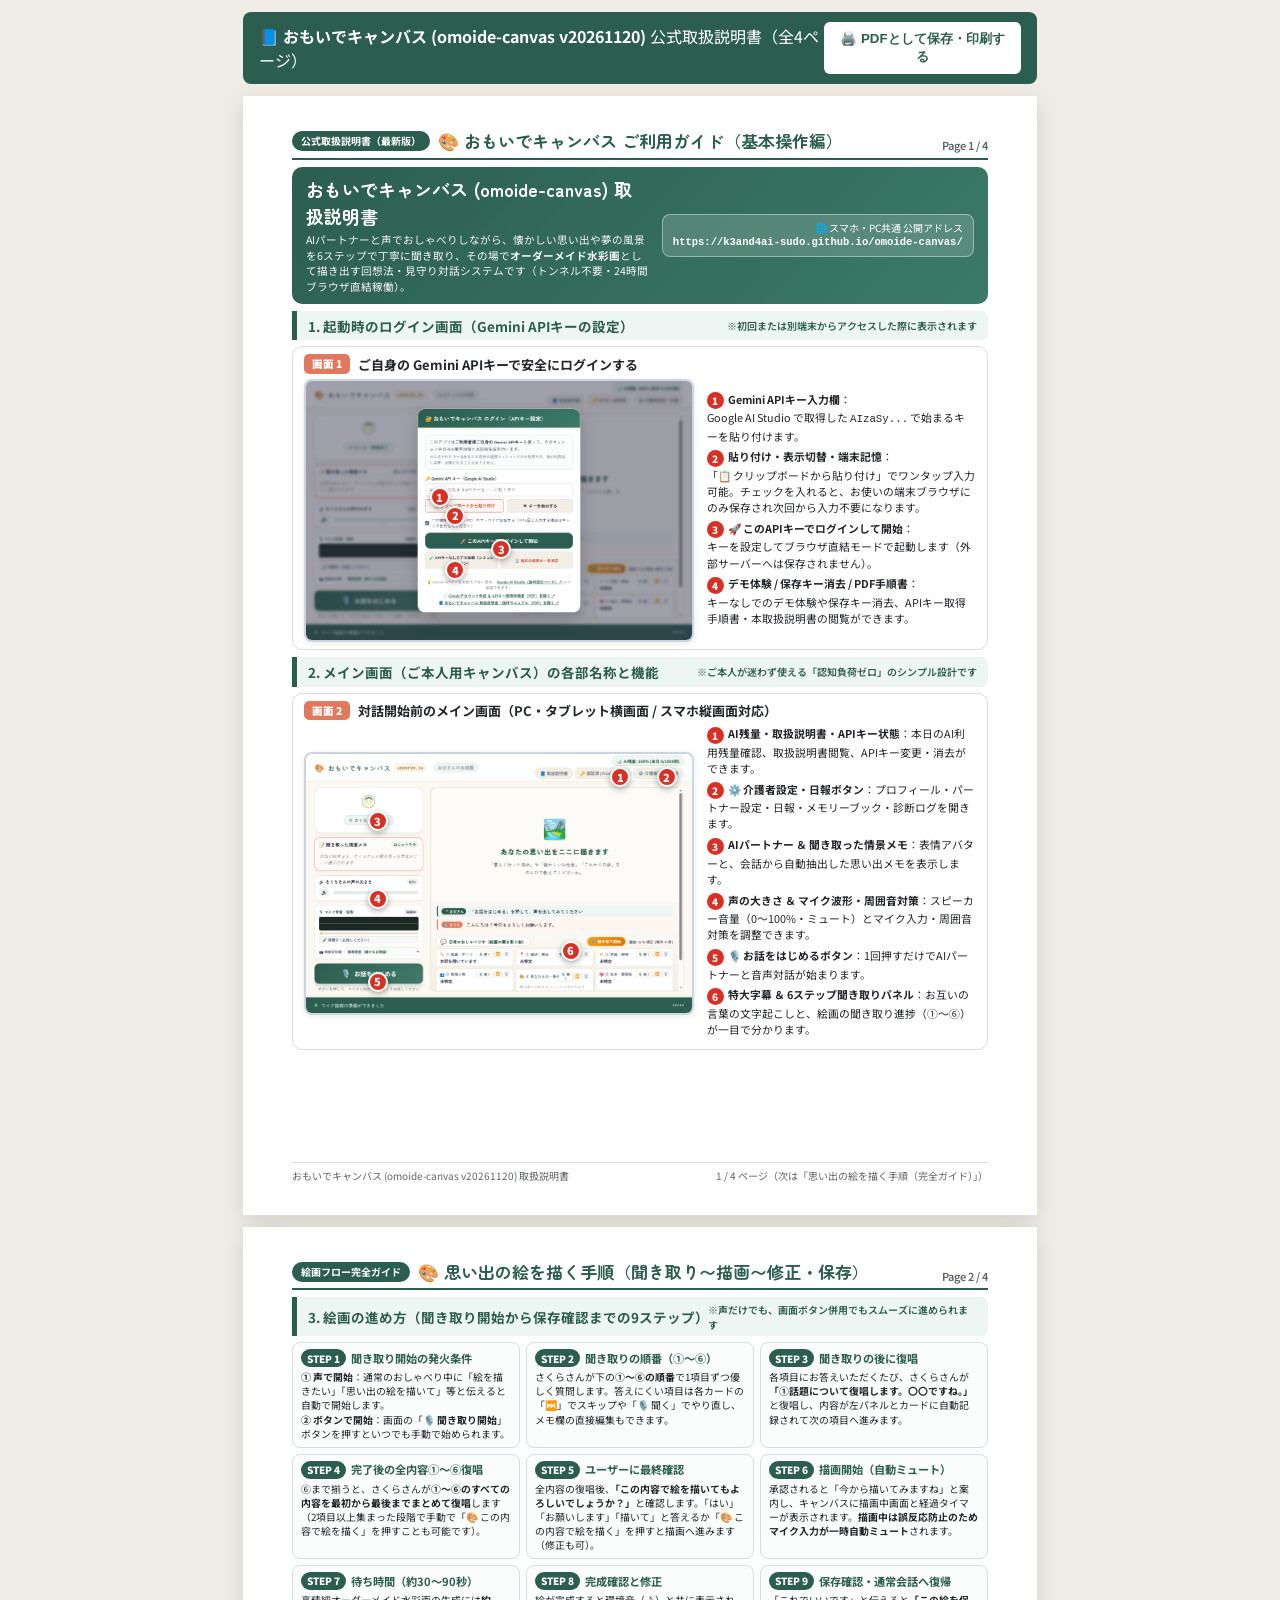
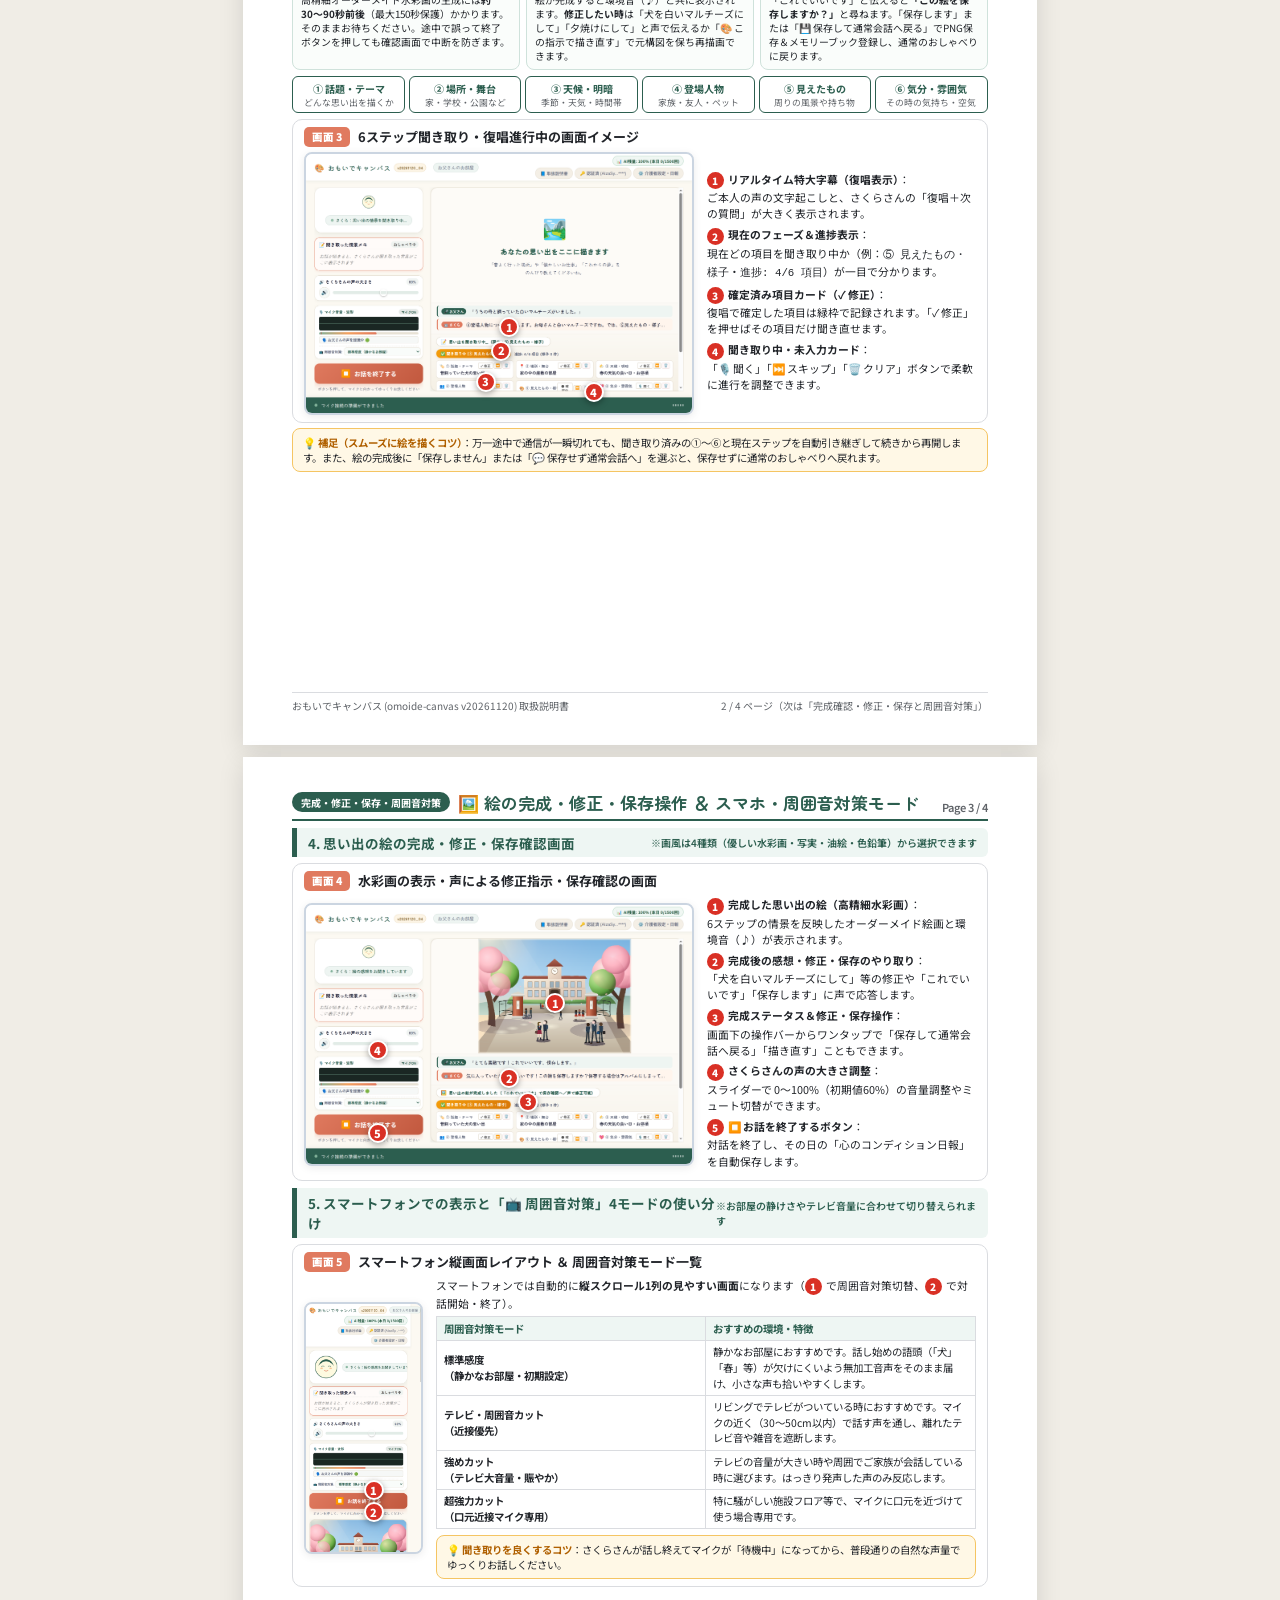
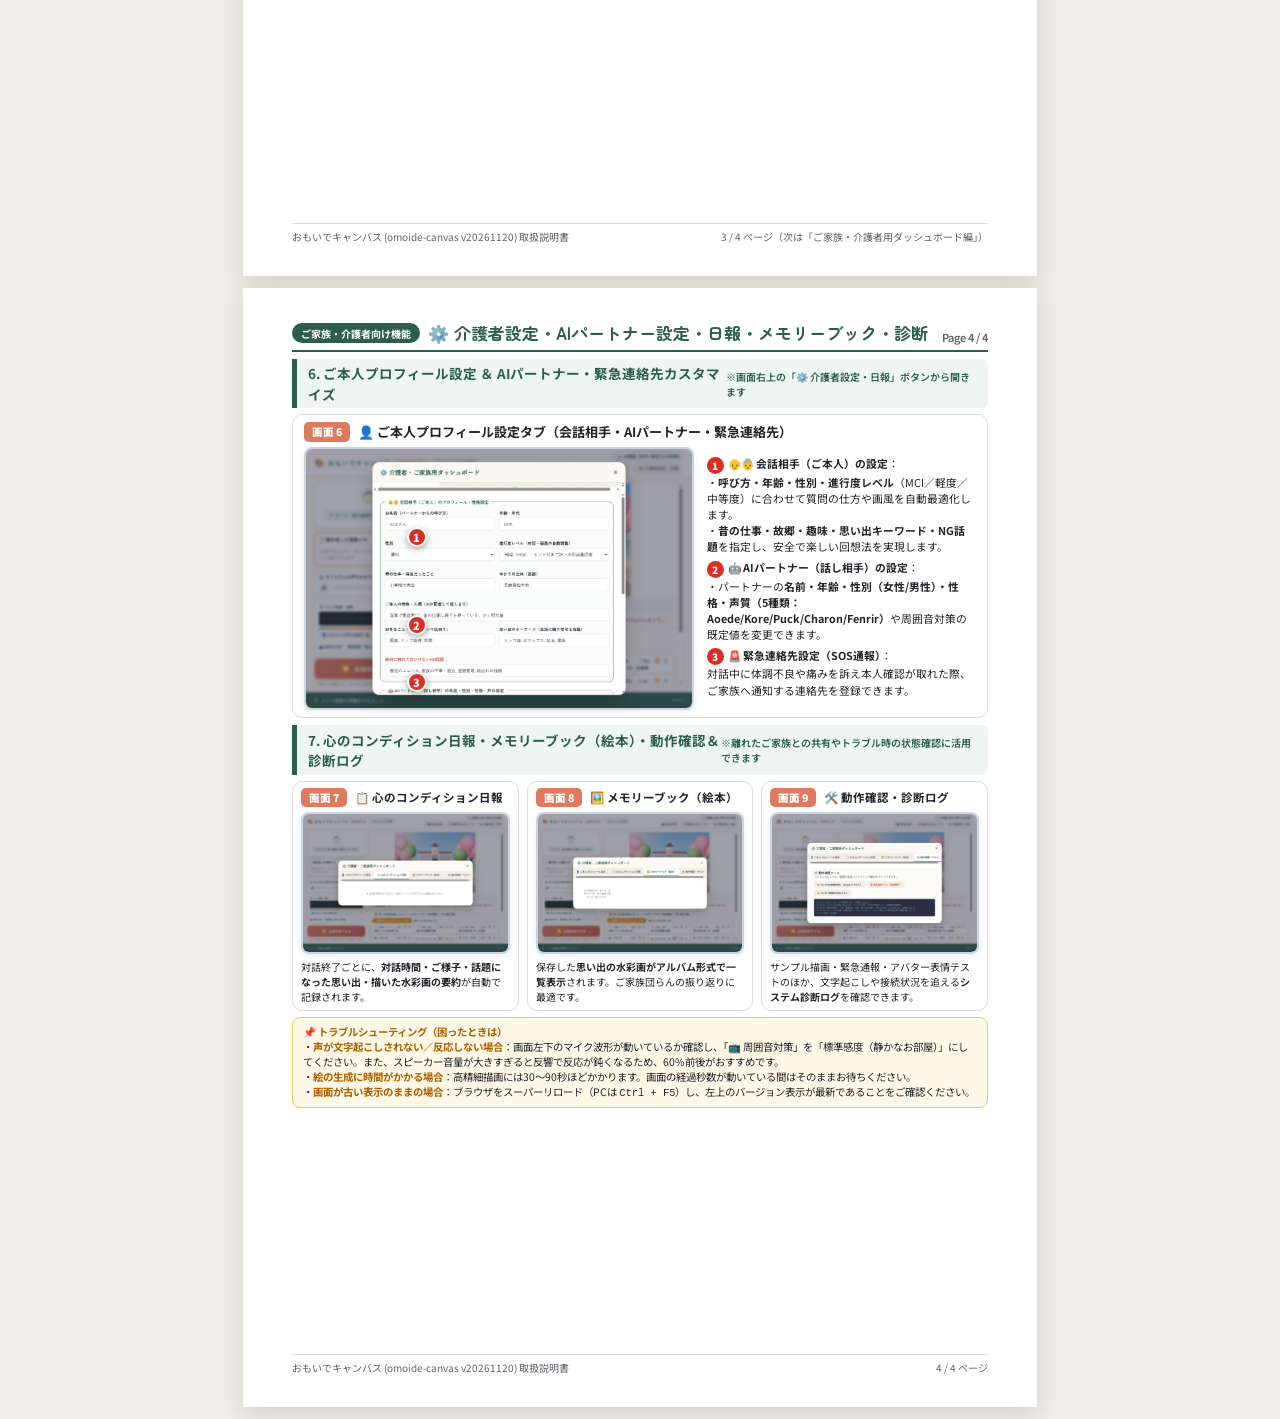
<file: docs/user_manual.html>
<!DOCTYPE html>
<html lang="ja">
<head>
  <meta charset="UTF-8">
  <meta name="viewport" content="width=device-width, initial-scale=1.0">
  <title>おもいでキャンバス (omoide-canvas) 取扱説明書・操作マニュアル</title>
  <link rel="preconnect" href="https://fonts.googleapis.com">
  <link rel="preconnect" href="https://fonts.gstatic.com" crossorigin>
  <link href="https://fonts.googleapis.com/css2?family=Noto+Sans+JP:wght@400;500;700;900&family=Zen+Maru+Gothic:wght@500;700&display=swap" rel="stylesheet">
  <style>
    :root {
      --primary: #2c5e4f;
      --primary-light: #3b7a67;
      --primary-bg: #eef6f3;
      --accent: #e07a5f;
      --callout-red: #d93025;
      --text-main: #22252a;
      --text-muted: #5f6368;
      --border: #dadce0;
      --bg-warm: #faf8f5;
    }

    * {
      box-sizing: border-box;
      margin: 0;
      padding: 0;
    }

    body {
      font-family: 'Noto Sans JP', sans-serif;
      color: var(--text-main);
      background: #f0ede6;
      line-height: 1.5;
      -webkit-print-color-adjust: exact !important;
      print-color-adjust: exact !important;
    }

    /* A4 ページ固定レイアウト */
    .page {
      width: 210mm;
      height: 296mm;
      margin: 12px auto;
      padding: 8.5mm 13mm;
      background: #ffffff;
      box-shadow: 0 6px 24px rgba(0,0,0,0.12);
      position: relative;
      display: flex;
      flex-direction: column;
      justify-content: space-between;
      overflow: hidden;
      page-break-after: always;
      break-after: page;
    }

    .page:last-child {
      page-break-after: auto;
      break-after: auto;
    }

    @page {
      size: A4 portrait;
      margin: 0;
    }

    @media print {
      body {
        background: #ffffff;
      }
      .page {
        margin: 0;
        box-shadow: none;
        width: 210mm;
        height: 296mm;
      }
      .no-print {
        display: none !important;
      }
    }

    /* ヘッダー */
    .doc-header {
      border-bottom: 2.5px solid var(--primary);
      padding-bottom: 4px;
      margin-bottom: 7px;
      display: flex;
      justify-content: space-between;
      align-items: flex-end;
    }

    .doc-header-left {
      display: flex;
      align-items: center;
      gap: 8px;
    }

    .doc-badge {
      background: var(--primary);
      color: #fff;
      font-size: 10px;
      font-weight: 700;
      padding: 2.5px 9px;
      border-radius: 99px;
    }

    .doc-title-main {
      font-family: 'Zen Maru Gothic', sans-serif;
      font-size: 17px;
      color: var(--primary);
      font-weight: 700;
    }

    .doc-page-num {
      font-size: 11px;
      color: var(--text-muted);
      font-weight: 600;
    }

    /* ヒーローバナー */
    .hero-banner {
      background: linear-gradient(135deg, #2c5e4f, #3b7a67);
      color: #fff;
      border-radius: 10px;
      padding: 9px 14px;
      margin-bottom: 7px;
      display: flex;
      justify-content: space-between;
      align-items: center;
      gap: 12px;
    }

    .hero-banner h1 {
      font-family: 'Zen Maru Gothic', sans-serif;
      font-size: 18px;
      margin-bottom: 2px;
    }

    .hero-banner p {
      font-size: 10.6px;
      opacity: 0.95;
    }

    .hero-url-pill {
      background: rgba(255,255,255,0.16);
      border: 1px solid rgba(255,255,255,0.4);
      padding: 5px 10px;
      border-radius: 8px;
      font-size: 10px;
      text-align: right;
      flex-shrink: 0;
    }

    .hero-url-pill code {
      font-size: 10.5px;
      font-weight: 700;
      color: #fff;
      display: block;
    }

    /* セクション見出し */
    .section-heading {
      background: var(--primary-bg);
      border-left: 5px solid var(--primary);
      padding: 4.5px 11px;
      border-radius: 0 6px 6px 0;
      margin-bottom: 6px;
      display: flex;
      justify-content: space-between;
      align-items: center;
    }

    .section-heading h2 {
      font-size: 13.5px;
      color: var(--primary);
      font-weight: 700;
    }

    .section-heading span {
      font-size: 10px;
      color: var(--primary);
      font-weight: 600;
    }

    /* キャプチャー＆解説カード */
    .manual-card {
      border: 1.5px solid var(--border);
      border-radius: 10px;
      padding: 7px 11px;
      margin-bottom: 7px;
      background: #ffffff;
    }

    .manual-card-header {
      display: flex;
      align-items: center;
      gap: 8px;
      margin-bottom: 5px;
    }

    .tag-pill {
      background: var(--accent);
      color: #fff;
      font-weight: 900;
      font-size: 10.5px;
      padding: 2px 8px;
      border-radius: 5px;
      flex-shrink: 0;
    }

    .manual-card-title {
      font-size: 13px;
      font-weight: 700;
      color: var(--text-main);
    }

    .card-grid-wide-img {
      display: grid;
      grid-template-columns: 1.18fr 0.82fr;
      gap: 11px;
      align-items: center;
    }

    /* キャプチャー画像ラッパー（番号ピン付き） */
    .capture-wrap {
      position: relative;
      border: 2px solid #cbd5e1;
      border-radius: 8px;
      overflow: hidden;
      background: #f8fafc;
      box-shadow: 0 2px 8px rgba(0,0,0,0.08);
    }

    .capture-wrap img {
      width: 100%;
      height: auto;
      display: block;
    }

    .pin {
      position: absolute;
      width: 20px;
      height: 20px;
      background: var(--callout-red);
      color: #fff;
      border: 2px solid #fff;
      border-radius: 50%;
      font-size: 11px;
      font-weight: 900;
      display: flex;
      align-items: center;
      justify-content: center;
      box-shadow: 0 2px 6px rgba(0,0,0,0.35);
      z-index: 10;
    }

    .num-badge {
      display: inline-flex;
      align-items: center;
      justify-content: center;
      width: 17px;
      height: 17px;
      background: var(--callout-red);
      color: #ffffff;
      font-weight: 900;
      font-size: 10px;
      border-radius: 50%;
      margin-right: 4px;
      vertical-align: middle;
    }

    .desc-list {
      list-style: none;
      font-size: 10.8px;
    }

    .desc-list li {
      margin-bottom: 4.5px;
      padding-left: 2px;
    }

    /* 絵画手順タイムライン */
    .flow-grid {
      display: grid;
      grid-template-columns: repeat(3, 1fr);
      gap: 6px;
      margin-bottom: 6px;
    }

    .flow-step {
      border: 1.5px solid #cfe2db;
      border-radius: 8px;
      padding: 6px 8px;
      background: #fafdfb;
      position: relative;
    }

    .flow-step-head {
      display: flex;
      align-items: center;
      gap: 5px;
      margin-bottom: 3px;
    }

    .flow-step-num {
      background: var(--primary);
      color: #fff;
      font-size: 10px;
      font-weight: 900;
      padding: 1.5px 6px;
      border-radius: 99px;
      flex-shrink: 0;
    }

    .flow-step-title {
      font-size: 11.2px;
      font-weight: 700;
      color: var(--primary);
    }

    .flow-step p {
      font-size: 9.9px;
      line-height: 1.42;
      color: var(--text-main);
    }

    .step6-strip {
      display: grid;
      grid-template-columns: repeat(6, 1fr);
      gap: 4px;
      margin: 5px 0 6px;
    }

    .step6-chip {
      background: #fff;
      border: 1.5px solid #2c5e4f;
      border-radius: 6px;
      padding: 4px 5px;
      text-align: center;
    }

    .step6-chip strong {
      display: block;
      font-size: 10px;
      color: var(--primary);
    }

    .step6-chip span {
      display: block;
      font-size: 8.8px;
      color: var(--text-muted);
      line-height: 1.25;
      margin-top: 1px;
    }

    .feature-table {
      width: 100%;
      border-collapse: collapse;
      font-size: 10.4px;
      margin-top: 3px;
    }

    .feature-table th,
    .feature-table td {
      border: 1px solid var(--border);
      padding: 3.5px 7px;
      text-align: left;
    }

    .feature-table th {
      background: var(--primary-bg);
      color: var(--primary);
      font-weight: 700;
      width: 30%;
    }

    .tip-box {
      background: #fff8e6;
      border: 1.5px solid #f5c563;
      border-radius: 8px;
      padding: 6px 10px;
      font-size: 10.4px;
      line-height: 1.45;
    }

    .tip-box strong {
      color: #b06000;
    }

    /* フッター */
    .doc-footer {
      border-top: 1px solid var(--border);
      padding-top: 5px;
      font-size: 10px;
      color: var(--text-muted);
      display: flex;
      justify-content: space-between;
    }

    .print-toolbar {
      max-width: 210mm;
      margin: 12px auto 0;
      background: #2c5e4f;
      color: #fff;
      padding: 10px 16px;
      border-radius: 8px;
      display: flex;
      justify-content: space-between;
      align-items: center;
    }

    .print-toolbar button {
      background: #fff;
      color: #2c5e4f;
      border: none;
      padding: 8px 16px;
      border-radius: 6px;
      font-weight: 700;
      cursor: pointer;
    }
  </style>
</head>
<body>

  <div class="print-toolbar no-print">
    <span>📘 <strong>おもいでキャンバス (omoide-canvas v20261120)</strong> 公式取扱説明書（全4ページ）</span>
    <button onclick="window.print()">🖨️ PDFとして保存・印刷する</button>
  </div>

  <!-- ===================================================================== -->
  <!-- Page 1: 概要・起動時のログイン画面・基本画面の見方 -->
  <!-- ===================================================================== -->
  <div class="page">
    <div>
      <header class="doc-header">
        <div class="doc-header-left">
          <span class="doc-badge">公式取扱説明書（最新版）</span>
          <span class="doc-title-main">🎨 おもいでキャンバス ご利用ガイド（基本操作編）</span>
        </div>
        <span class="doc-page-num">Page 1 / 4</span>
      </header>

      <div class="hero-banner">
        <div>
          <h1>おもいでキャンバス (omoide-canvas) 取扱説明書</h1>
          <p>
            AIパートナーと声でおしゃべりしながら、懐かしい思い出や夢の風景を6ステップで丁寧に聞き取り、その場で<strong>オーダーメイド水彩画</strong>として描き出す回想法・見守り対話システムです（トンネル不要・24時間ブラウザ直結稼働）。
          </p>
        </div>
        <div class="hero-url-pill">
          <span>🌐 スマホ・PC共通 公開アドレス</span>
          <code>https://k3and4ai-sudo.github.io/omoide-canvas/</code>
        </div>
      </div>

      <!-- 1. 起動時のログイン画面 -->
      <div class="section-heading">
        <h2>1. 起動時のログイン画面（Gemini APIキーの設定）</h2>
        <span>※初回または別端末からアクセスした際に表示されます</span>
      </div>

      <div class="manual-card">
        <div class="manual-card-header">
          <span class="tag-pill">画面 1</span>
          <span class="manual-card-title">ご自身の Gemini APIキーで安全にログインする</span>
        </div>
        <div class="card-grid-wide-img">
          <div class="capture-wrap">
            <img src="static/manual/screenshots/cap_01_login.png" alt="ログイン画面キャプチャー">
            <span class="pin" style="top: 41%; left: 32%;">1</span>
            <span class="pin" style="top: 48%; left: 36%;">2</span>
            <span class="pin" style="top: 61%; left: 48%;">3</span>
            <span class="pin" style="top: 69%; left: 36%;">4</span>
          </div>
          <div>
            <ul class="desc-list">
              <li><span class="num-badge">1</span><strong>Gemini APIキー入力欄</strong>：<br>Google AI Studio で取得した <code>AIzaSy...</code> で始まるキーを貼り付けます。</li>
              <li><span class="num-badge">2</span><strong>貼り付け・表示切替・端末記憶</strong>：<br>「📋 クリップボードから貼り付け」でワンタップ入力可能。チェックを入れると、お使いの端末ブラウザにのみ保存され次回から入力不要になります。</li>
              <li><span class="num-badge">3</span><strong>🚀 このAPIキーでログインして開始</strong>：<br>キーを設定してブラウザ直結モードで起動します（外部サーバーへは保存されません）。</li>
              <li><span class="num-badge">4</span><strong>デモ体験 / 保存キー消去 / PDF手順書</strong>：<br>キーなしでのデモ体験や保存キー消去、APIキー取得手順書・本取扱説明書の閲覧ができます。</li>
            </ul>
          </div>
        </div>
      </div>

      <!-- 2. メイン画面（待機中）の見方 -->
      <div class="section-heading">
        <h2>2. メイン画面（ご本人用キャンバス）の各部名称と機能</h2>
        <span>※ご本人が迷わず使える「認知負荷ゼロ」のシンプル設計です</span>
      </div>

      <div class="manual-card">
        <div class="manual-card-header">
          <span class="tag-pill">画面 2</span>
          <span class="manual-card-title">対話開始前のメイン画面（PC・タブレット横画面 / スマホ縦画面対応）</span>
        </div>
        <div class="card-grid-wide-img">
          <div class="capture-wrap">
            <img src="static/manual/screenshots/cap_02_main_idle.png" alt="メイン待機画面キャプチャー">
            <span class="pin" style="top: 5%; right: 16%;">1</span>
            <span class="pin" style="top: 5%; right: 4%;">2</span>
            <span class="pin" style="top: 22%; left: 16%;">3</span>
            <span class="pin" style="top: 52%; left: 16%;">4</span>
            <span class="pin" style="top: 84%; left: 16%;">5</span>
            <span class="pin" style="top: 72%; left: 66%;">6</span>
          </div>
          <div>
            <ul class="desc-list">
              <li><span class="num-badge">1</span><strong>AI残量・取扱説明書・APIキー状態</strong>：本日のAI利用残量確認、取扱説明書閲覧、APIキー変更・消去ができます。</li>
              <li><span class="num-badge">2</span><strong>⚙️ 介護者設定・日報ボタン</strong>：プロフィール・パートナー設定・日報・メモリーブック・診断ログを開きます。</li>
              <li><span class="num-badge">3</span><strong>AIパートナー ＆ 聞き取った情景メモ</strong>：表情アバターと、会話から自動抽出した思い出メモを表示します。</li>
              <li><span class="num-badge">4</span><strong>声の大きさ ＆ マイク波形・周囲音対策</strong>：スピーカー音量（0〜100%・ミュート）とマイク入力・周囲音対策を調整できます。</li>
              <li><span class="num-badge">5</span><strong>🎙️ お話をはじめるボタン</strong>：1回押すだけでAIパートナーと音声対話が始まります。</li>
              <li><span class="num-badge">6</span><strong>特大字幕 ＆ 6ステップ聞き取りパネル</strong>：お互いの言葉の文字起こしと、絵画の聞き取り進捗（①〜⑥）が一目で分かります。</li>
            </ul>
          </div>
        </div>
      </div>
    </div>

    <footer class="doc-footer">
      <span>おもいでキャンバス (omoide-canvas v20261120) 取扱説明書</span>
      <span>1 / 4 ページ（次は「思い出の絵を描く手順（完全ガイド）」）</span>
    </footer>
  </div>

  <!-- ===================================================================== -->
  <!-- Page 2: 思い出の絵を描く手順（完全ガイド：発火条件〜保存確認） -->
  <!-- ===================================================================== -->
  <div class="page">
    <div>
      <header class="doc-header">
        <div class="doc-header-left">
          <span class="doc-badge">絵画フロー完全ガイド</span>
          <span class="doc-title-main">🎨 思い出の絵を描く手順（聞き取り〜描画〜修正・保存）</span>
        </div>
        <span class="doc-page-num">Page 2 / 4</span>
      </header>

      <!-- 3. 絵画の全体ステップ -->
      <div class="section-heading">
        <h2>3. 絵画の進め方（聞き取り開始から保存確認までの9ステップ）</h2>
        <span>※声だけでも、画面ボタン併用でもスムーズに進められます</span>
      </div>

      <div class="flow-grid">
        <div class="flow-step">
          <div class="flow-step-head">
            <span class="flow-step-num">STEP 1</span>
            <span class="flow-step-title">聞き取り開始の発火条件</span>
          </div>
          <p>
            <strong>① 声で開始</strong>：通常のおしゃべり中に「絵を描きたい」「思い出の絵を描いて」等と伝えると自動で開始します。<br>
            <strong>② ボタンで開始</strong>：画面の「<strong>🎙️ 聞き取り開始</strong>」ボタンを押すといつでも手動で始められます。
          </p>
        </div>

        <div class="flow-step">
          <div class="flow-step-head">
            <span class="flow-step-num">STEP 2</span>
            <span class="flow-step-title">聞き取りの順番（①〜⑥）</span>
          </div>
          <p>
            さくらさんが下の<strong>①〜⑥の順番</strong>で1項目ずつ優しく質問します。答えにくい項目は各カードの「⏭️」でスキップや「🎙️ 聞く」でやり直し、メモ欄の直接編集もできます。
          </p>
        </div>

        <div class="flow-step">
          <div class="flow-step-head">
            <span class="flow-step-num">STEP 3</span>
            <span class="flow-step-title">聞き取りの後に復唱</span>
          </div>
          <p>
            各項目にお答えいただくたび、さくらさんが<strong>「①話題について復唱します。〇〇ですね。」</strong>と復唱し、内容が左パネルとカードに自動記録されて次の項目へ進みます。
          </p>
        </div>

        <div class="flow-step">
          <div class="flow-step-head">
            <span class="flow-step-num">STEP 4</span>
            <span class="flow-step-title">完了後の全内容①〜⑥復唱</span>
          </div>
          <p>
            ⑥まで揃うと、さくらさんが<strong>①〜⑥のすべての内容を最初から最後までまとめて復唱</strong>します（2項目以上集まった段階で手動で「🎨 この内容で絵を描く」を押すことも可能です）。
          </p>
        </div>

        <div class="flow-step">
          <div class="flow-step-head">
            <span class="flow-step-num">STEP 5</span>
            <span class="flow-step-title">ユーザーに最終確認</span>
          </div>
          <p>
            全内容の復唱後、<strong>「この内容で絵を描いてもよろしいでしょうか？」</strong>と確認します。「はい」「お願いします」「描いて」と答えるか「🎨 この内容で絵を描く」を押すと描画へ進みます（修正も可）。
          </p>
        </div>

        <div class="flow-step">
          <div class="flow-step-head">
            <span class="flow-step-num">STEP 6</span>
            <span class="flow-step-title">描画開始（自動ミュート）</span>
          </div>
          <p>
            承認されると「今から描いてみますね」と案内し、キャンバスに描画中画面と経過タイマーが表示されます。<strong>描画中は誤反応防止のためマイク入力が一時自動ミュート</strong>されます。
          </p>
        </div>

        <div class="flow-step">
          <div class="flow-step-head">
            <span class="flow-step-num">STEP 7</span>
            <span class="flow-step-title">待ち時間（約30〜90秒）</span>
          </div>
          <p>
            高精細オーダーメイド水彩画の生成には<strong>約30〜90秒前後</strong>（最大150秒保護）かかります。そのままお待ちください。途中で誤って終了ボタンを押しても確認画面で中断を防ぎます。
          </p>
        </div>

        <div class="flow-step">
          <div class="flow-step-head">
            <span class="flow-step-num">STEP 8</span>
            <span class="flow-step-title">完成確認と修正</span>
          </div>
          <p>
            絵が完成すると環境音（♪）と共に表示されます。<strong>修正したい時</strong>は「犬を白いマルチーズにして」「夕焼けにして」と声で伝えるか「🎨 この指示で描き直す」で元構図を保ち再描画できます。
          </p>
        </div>

        <div class="flow-step">
          <div class="flow-step-head">
            <span class="flow-step-num">STEP 9</span>
            <span class="flow-step-title">保存確認・通常会話へ復帰</span>
          </div>
          <p>
            「これでいいです」と伝えると<strong>「この絵を保存しますか？」</strong>と尋ねます。「保存します」または「💾 保存して通常会話へ戻る」でPNG保存＆メモリーブック登録し、通常のおしゃべりに戻ります。
          </p>
        </div>
      </div>

      <!-- ①〜⑥の6ステップ一覧 -->
      <div class="step6-strip">
        <div class="step6-chip"><strong>① 話題・テーマ</strong><span>どんな思い出を描くか</span></div>
        <div class="step6-chip"><strong>② 場所・舞台</strong><span>家・学校・公園など</span></div>
        <div class="step6-chip"><strong>③ 天候・明暗</strong><span>季節・天気・時間帯</span></div>
        <div class="step6-chip"><strong>④ 登場人物</strong><span>家族・友人・ペット</span></div>
        <div class="step6-chip"><strong>⑤ 見えたもの</strong><span>周りの風景や持ち物</span></div>
        <div class="step6-chip"><strong>⑥ 気分・雰囲気</strong><span>その時の気持ち・空気</span></div>
      </div>

      <!-- 画面3: 6ステップ聞き取り進行中 -->
      <div class="manual-card" style="margin-bottom: 5px;">
        <div class="manual-card-header">
          <span class="tag-pill">画面 3</span>
          <span class="manual-card-title">6ステップ聞き取り・復唱進行中の画面イメージ</span>
        </div>
        <div class="card-grid-wide-img">
          <div class="capture-wrap">
            <img src="static/manual/screenshots/cap_03_listening_steps.png" alt="6ステップ聞き取り進行中キャプチャー">
            <span class="pin" style="top: 63%; left: 50%;">1</span>
            <span class="pin" style="top: 72%; left: 48%;">2</span>
            <span class="pin" style="top: 84%; left: 44%;">3</span>
            <span class="pin" style="top: 88%; left: 72%;">4</span>
          </div>
          <div>
            <ul class="desc-list">
              <li><span class="num-badge">1</span><strong>リアルタイム特大字幕（復唱表示）</strong>：<br>ご本人の声の文字起こしと、さくらさんの「復唱＋次の質問」が大きく表示されます。</li>
              <li><span class="num-badge">2</span><strong>現在のフェーズ＆進捗表示</strong>：<br>現在どの項目を聞き取り中か（例：<code>⑤ 見えたもの・様子</code>・<code>進捗: 4/6 項目</code>）が一目で分かります。</li>
              <li><span class="num-badge">3</span><strong>確定済み項目カード（✓ 修正）</strong>：<br>復唱で確定した項目は緑枠で記録されます。「✓ 修正」を押せばその項目だけ聞き直せます。</li>
              <li><span class="num-badge">4</span><strong>聞き取り中・未入力カード</strong>：<br>「🎙️ 聞く」「⏭️ スキップ」「🗑️ クリア」ボタンで柔軟に進行を調整できます。</li>
            </ul>
          </div>
        </div>
      </div>

      <div class="tip-box">
        <strong>💡 補足（スムーズに絵を描くコツ）</strong>：万一途中で通信が一瞬切れても、聞き取り済みの①〜⑥と現在ステップを自動引き継ぎして続きから再開します。また、絵の完成後に「保存しません」または「💬 保存せず通常会話へ」を選ぶと、保存せずに通常のおしゃべりへ戻れます。
      </div>
    </div>

    <footer class="doc-footer">
      <span>おもいでキャンバス (omoide-canvas v20261120) 取扱説明書</span>
      <span>2 / 4 ページ（次は「完成確認・修正・保存と周囲音対策」）</span>
    </footer>
  </div>

  <!-- ===================================================================== -->
  <!-- Page 3: 完成確認・修正・保存の画面 / スマホ表示・周囲音対策4モード -->
  <!-- ===================================================================== -->
  <div class="page">
    <div>
      <header class="doc-header">
        <div class="doc-header-left">
          <span class="doc-badge">完成・修正・保存・周囲音対策</span>
          <span class="doc-title-main">🖼️ 絵の完成・修正・保存操作 ＆ スマホ・周囲音対策モード</span>
        </div>
        <span class="doc-page-num">Page 3 / 4</span>
      </header>

      <!-- 4. 完成・修正・保存画面 -->
      <div class="section-heading">
        <h2>4. 思い出の絵の完成・修正・保存確認画面</h2>
        <span>※画風は4種類（優しい水彩画・写実・油絵・色鉛筆）から選択できます</span>
      </div>

      <div class="manual-card">
        <div class="manual-card-header">
          <span class="tag-pill">画面 4</span>
          <span class="manual-card-title">水彩画の表示・声による修正指示・保存確認の画面</span>
        </div>
        <div class="card-grid-wide-img">
          <div class="capture-wrap">
            <img src="static/manual/screenshots/cap_04_main_talking_art.png" alt="完成した絵と保存確認キャプチャー">
            <span class="pin" style="top: 34%; left: 62%;">1</span>
            <span class="pin" style="top: 63%; left: 50%;">2</span>
            <span class="pin" style="top: 72%; left: 55%;">3</span>
            <span class="pin" style="top: 52%; left: 16%;">4</span>
            <span class="pin" style="top: 84%; left: 16%;">5</span>
          </div>
          <div>
            <ul class="desc-list">
              <li><span class="num-badge">1</span><strong>完成した思い出の絵（高精細水彩画）</strong>：<br>6ステップの情景を反映したオーダーメイド絵画と環境音（♪）が表示されます。</li>
              <li><span class="num-badge">2</span><strong>完成後の感想・修正・保存のやり取り</strong>：<br>「犬を白いマルチーズにして」等の修正や「これでいいです」「保存します」に声で応答します。</li>
              <li><span class="num-badge">3</span><strong>完成ステータス＆修正・保存操作</strong>：<br>画面下の操作バーからワンタップで「保存して通常会話へ戻る」「描き直す」こともできます。</li>
              <li><span class="num-badge">4</span><strong>さくらさんの声の大きさ調整</strong>：<br>スライダーで 0〜100%（初期値60%）の音量調整やミュート切替ができます。</li>
              <li><span class="num-badge">5</span><strong>⏹️ お話を終了するボタン</strong>：<br>対話を終了し、その日の「心のコンディション日報」を自動保存します。</li>
            </ul>
          </div>
        </div>
      </div>

      <!-- 5. スマートフォン表示と周囲音対策4モード -->
      <div class="section-heading">
        <h2>5. スマートフォンでの表示と「📺 周囲音対策」4モードの使い分け</h2>
        <span>※お部屋の静けさやテレビ音量に合わせて切り替えられます</span>
      </div>

      <div class="manual-card">
        <div class="manual-card-header">
          <span class="tag-pill">画面 5</span>
          <span class="manual-card-title">スマートフォン縦画面レイアウト ＆ 周囲音対策モード一覧</span>
        </div>
        <div style="display: grid; grid-template-columns: 0.36fr 1.64fr; gap: 13px; align-items: center;">
          <div class="capture-wrap" style="max-width: 158px; margin: 0 auto;">
            <img src="static/manual/screenshots/cap_09_mobile_view.png" alt="スマホ縦画面キャプチャー">
            <span class="pin" style="top: 71%; left: 50%;">1</span>
            <span class="pin" style="top: 80%; left: 50%;">2</span>
          </div>
          <div>
            <p style="font-size: 10.8px; margin-bottom: 5px;">
              スマートフォンでは自動的に<strong>縦スクロール1列の見やすい画面</strong>になります（<span class="num-badge">1</span>で周囲音対策切替、<span class="num-badge">2</span>で対話開始・終了）。
            </p>
            <table class="feature-table">
              <thead>
                <tr>
                  <th>周囲音対策モード</th>
                  <th>おすすめの環境・特徴</th>
                </tr>
              </thead>
              <tbody>
                <tr>
                  <td><strong>標準感度<br>（静かなお部屋・初期設定）</strong></td>
                  <td>静かなお部屋におすすめです。話し始めの語頭（「犬」「春」等）が欠けにくいよう無加工音声をそのまま届け、小さな声も拾いやすくします。</td>
                </tr>
                <tr>
                  <td><strong>テレビ・周囲音カット<br>（近接優先）</strong></td>
                  <td>リビングでテレビがついている時におすすめです。マイクの近く（30〜50cm以内）で話す声を通し、離れたテレビ音や雑音を遮断します。</td>
                </tr>
                <tr>
                  <td><strong>強めカット<br>（テレビ大音量・賑やか）</strong></td>
                  <td>テレビの音量が大きい時や周囲でご家族が会話している時に選びます。はっきり発声した声のみ反応します。</td>
                </tr>
                <tr>
                  <td><strong>超強力カット<br>（口元近接マイク専用）</strong></td>
                  <td>特に騒がしい施設フロア等で、マイクに口元を近づけて使う場合専用です。</td>
                </tr>
              </tbody>
            </table>
            <div class="tip-box" style="margin-top: 6px;">
              <strong>💡 聞き取りを良くするコツ</strong>：さくらさんが話し終えてマイクが「待機中」になってから、普段通りの自然な声量でゆっくりお話しください。
            </div>
          </div>
        </div>
      </div>
    </div>

    <footer class="doc-footer">
      <span>おもいでキャンバス (omoide-canvas v20261120) 取扱説明書</span>
      <span>3 / 4 ページ（次は「ご家族・介護者用ダッシュボード編」）</span>
    </footer>
  </div>

  <!-- ===================================================================== -->
  <!-- Page 4: 介護者・ご家族用ダッシュボード（プロフィール・日報・絵本・診断） -->
  <!-- ===================================================================== -->
  <div class="page">
    <div>
      <header class="doc-header">
        <div class="doc-header-left">
          <span class="doc-badge">ご家族・介護者向け機能</span>
          <span class="doc-title-main">⚙️ 介護者設定・AIパートナー設定・日報・メモリーブック・診断</span>
        </div>
        <span class="doc-page-num">Page 4 / 4</span>
      </header>

      <!-- 6. プロフィール・パートナー設定 -->
      <div class="section-heading">
        <h2>6. ご本人プロフィール設定 ＆ AIパートナー・緊急連絡先カスタマイズ</h2>
        <span>※画面右上の「⚙️ 介護者設定・日報」ボタンから開きます</span>
      </div>

      <div class="manual-card">
        <div class="manual-card-header">
          <span class="tag-pill">画面 6</span>
          <span class="manual-card-title">👤 ご本人プロフィール設定タブ（会話相手・AIパートナー・緊急連絡先）</span>
        </div>
        <div class="card-grid-wide-img">
          <div class="capture-wrap">
            <img src="static/manual/screenshots/cap_05_profile_settings.png" alt="プロフィール設定画面キャプチャー">
            <span class="pin" style="top: 30%; left: 26%;">1</span>
            <span class="pin" style="top: 64%; left: 26%;">2</span>
            <span class="pin" style="top: 86%; left: 26%;">3</span>
          </div>
          <div>
            <ul class="desc-list">
              <li><span class="num-badge">1</span><strong>👴👵 会話相手（ご本人）の設定</strong>：<br>
                ・<strong>呼び方・年齢・性別・進行度レベル</strong>（MCI／軽度／中等度）に合わせて質問の仕方や画風を自動最適化します。<br>
                ・<strong>昔の仕事・故郷・趣味・思い出キーワード・NG話題</strong>を指定し、安全で楽しい回想法を実現します。
              </li>
              <li><span class="num-badge">2</span><strong>🤖 AIパートナー（話し相手）の設定</strong>：<br>
                ・パートナーの<strong>名前・年齢・性別（女性/男性）・性格・声質（5種類：Aoede/Kore/Puck/Charon/Fenrir）</strong>や周囲音対策の既定値を変更できます。
              </li>
              <li><span class="num-badge">3</span><strong>🚨 緊急連絡先設定（SOS通報）</strong>：<br>
                対話中に体調不良や痛みを訴え本人確認が取れた際、ご家族へ通知する連絡先を登録できます。
              </li>
            </ul>
          </div>
        </div>
      </div>

      <!-- 7. 日報・メモリーブック・動作確認 -->
      <div class="section-heading">
        <h2>7. 心のコンディション日報・メモリーブック（絵本）・動作確認＆診断ログ</h2>
        <span>※離れたご家族との共有やトラブル時の状態確認に活用できます</span>
      </div>

      <div style="display: grid; grid-template-columns: repeat(3, 1fr); gap: 8px; margin-bottom: 6px;">
        <div class="manual-card" style="margin-bottom: 0; padding: 6px 8px;">
          <div class="manual-card-header">
            <span class="tag-pill">画面 7</span>
            <span class="manual-card-title" style="font-size:11.5px;">📋 心のコンディション日報</span>
          </div>
          <div class="capture-wrap" style="margin-bottom: 5px;">
            <img src="static/manual/screenshots/cap_06_daily_reports.png" alt="心のコンディション日報キャプチャー">
          </div>
          <p style="font-size: 10px; color: var(--text-main);">
            対話終了ごとに、<strong>対話時間・ご様子・話題になった思い出・描いた水彩画の要約</strong>が自動で記録されます。
          </p>
        </div>

        <div class="manual-card" style="margin-bottom: 0; padding: 6px 8px;">
          <div class="manual-card-header">
            <span class="tag-pill">画面 8</span>
            <span class="manual-card-title" style="font-size:11.5px;">🖼️ メモリーブック（絵本）</span>
          </div>
          <div class="capture-wrap" style="margin-bottom: 5px;">
            <img src="static/manual/screenshots/cap_07_memory_gallery.png" alt="メモリーブックキャプチャー">
          </div>
          <p style="font-size: 10px; color: var(--text-main);">
            保存した<strong>思い出の水彩画がアルバム形式で一覧表示</strong>されます。ご家族団らんの振り返りに最適です。
          </p>
        </div>

        <div class="manual-card" style="margin-bottom: 0; padding: 6px 8px;">
          <div class="manual-card-header">
            <span class="tag-pill">画面 9</span>
            <span class="manual-card-title" style="font-size:11.5px;">🛠️ 動作確認・診断ログ</span>
          </div>
          <div class="capture-wrap" style="margin-bottom: 5px;">
            <img src="static/manual/screenshots/cap_08_diagnostics.png" alt="動作確認テストキャプチャー">
          </div>
          <p style="font-size: 10px; color: var(--text-main);">
            サンプル描画・緊急通報・アバター表情テストのほか、文字起こしや接続状況を追える<strong>システム診断ログ</strong>を確認できます。
          </p>
        </div>
      </div>

      <div class="tip-box">
        <strong>📌 トラブルシューティング（困ったときは）</strong><br>
        ・<strong>声が文字起こしされない／反応しない場合</strong>：画面左下のマイク波形が動いているか確認し、「📺 周囲音対策」を「標準感度（静かなお部屋）」にしてください。また、スピーカー音量が大きすぎると反響で反応が鈍くなるため、60%前後がおすすめです。<br>
        ・<strong>絵の生成に時間がかかる場合</strong>：高精細描画には30〜90秒ほどかかります。画面の経過秒数が動いている間はそのままお待ちください。<br>
        ・<strong>画面が古い表示のままの場合</strong>：ブラウザをスーパーリロード（PCは <code>Ctrl + F5</code>）し、左上のバージョン表示が最新であることをご確認ください。
      </div>
    </div>

    <footer class="doc-footer">
      <span>おもいでキャンバス (omoide-canvas v20261120) 取扱説明書</span>
      <span>4 / 4 ページ</span>
    </footer>
  </div>

</body>
</html>
</file>
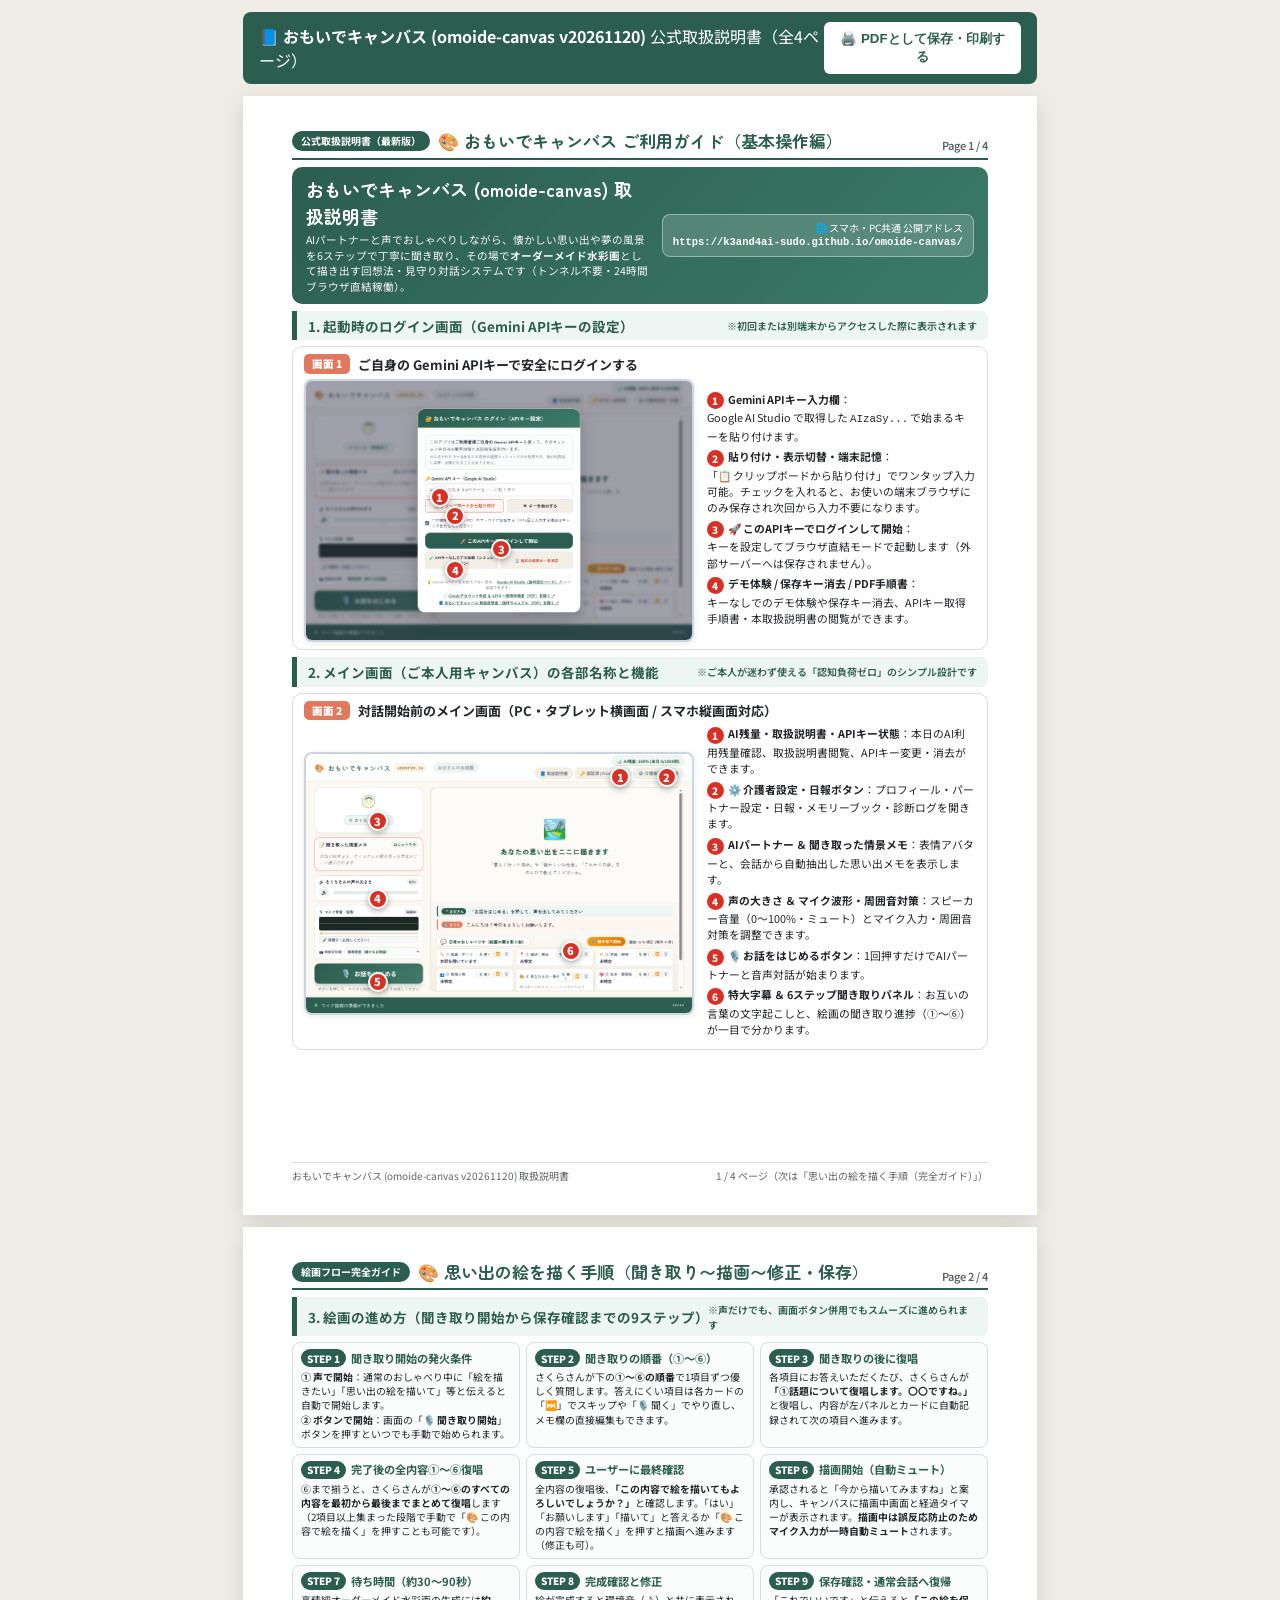
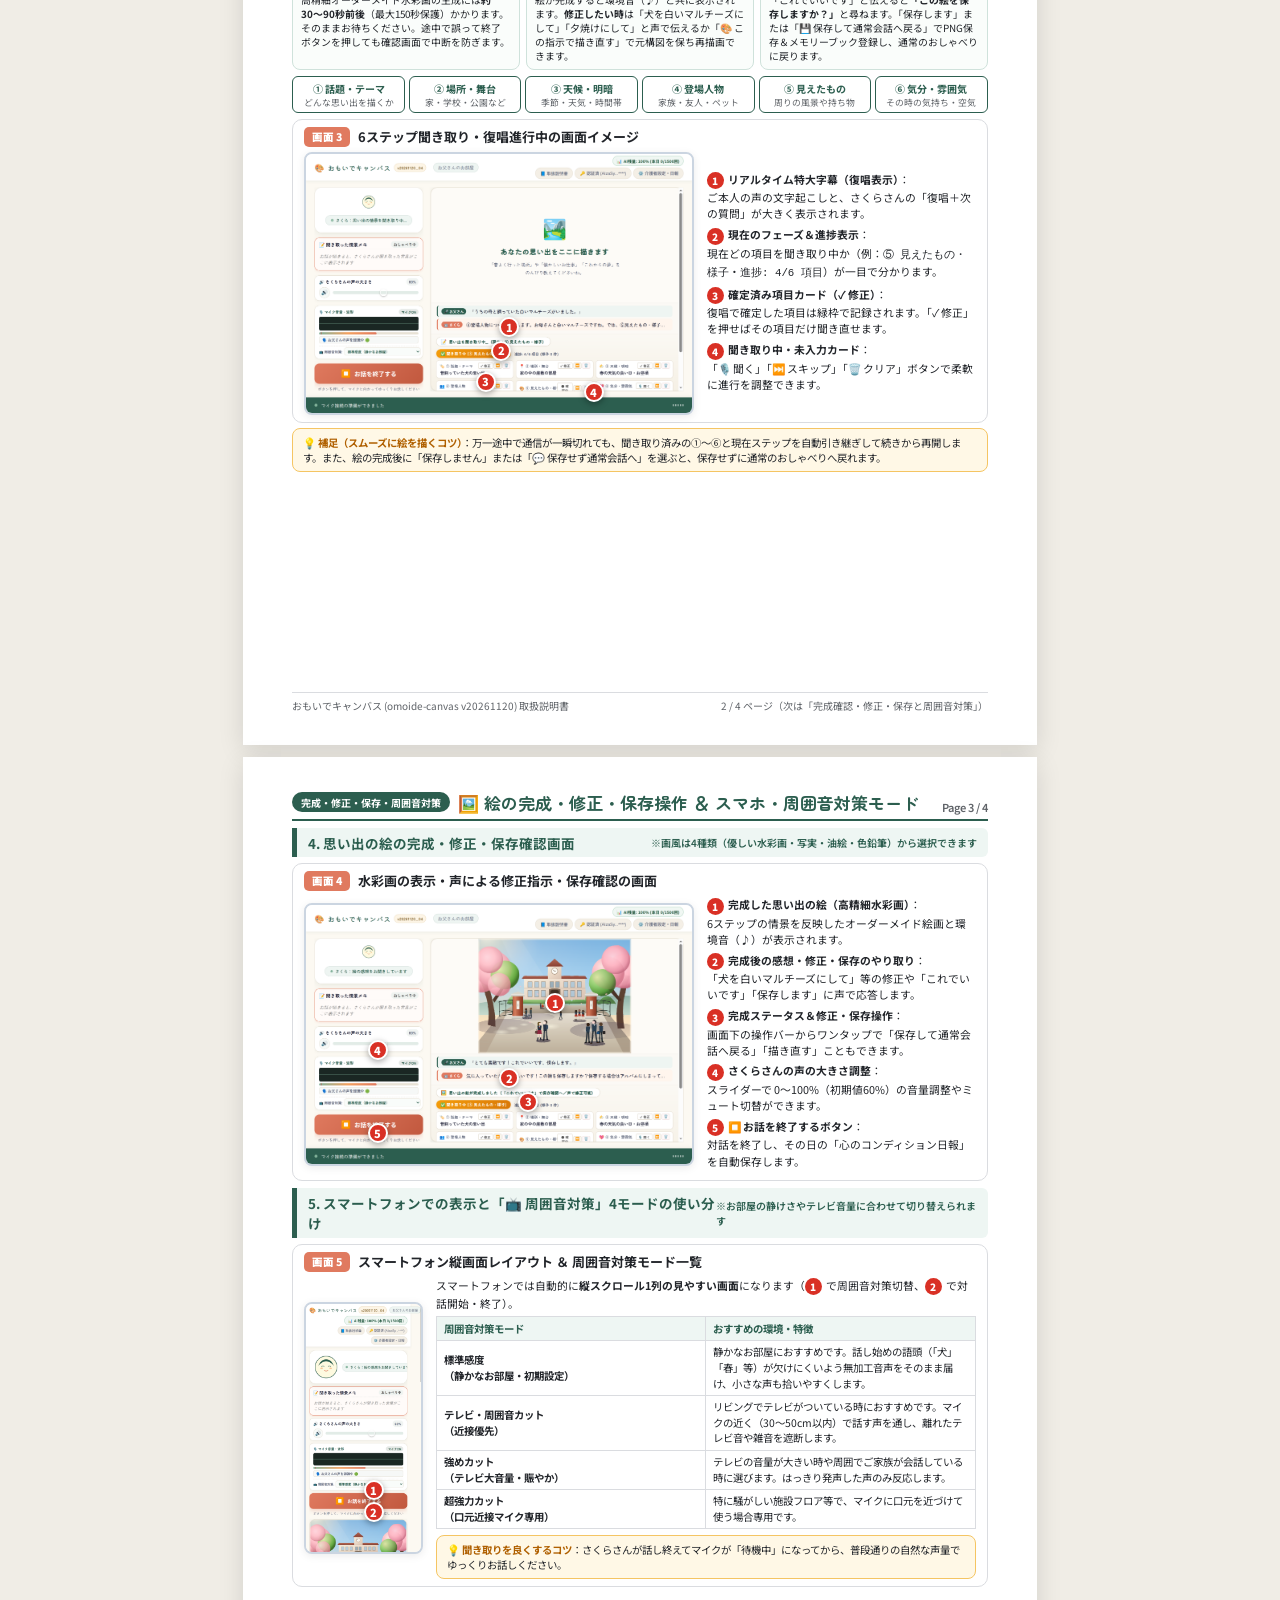
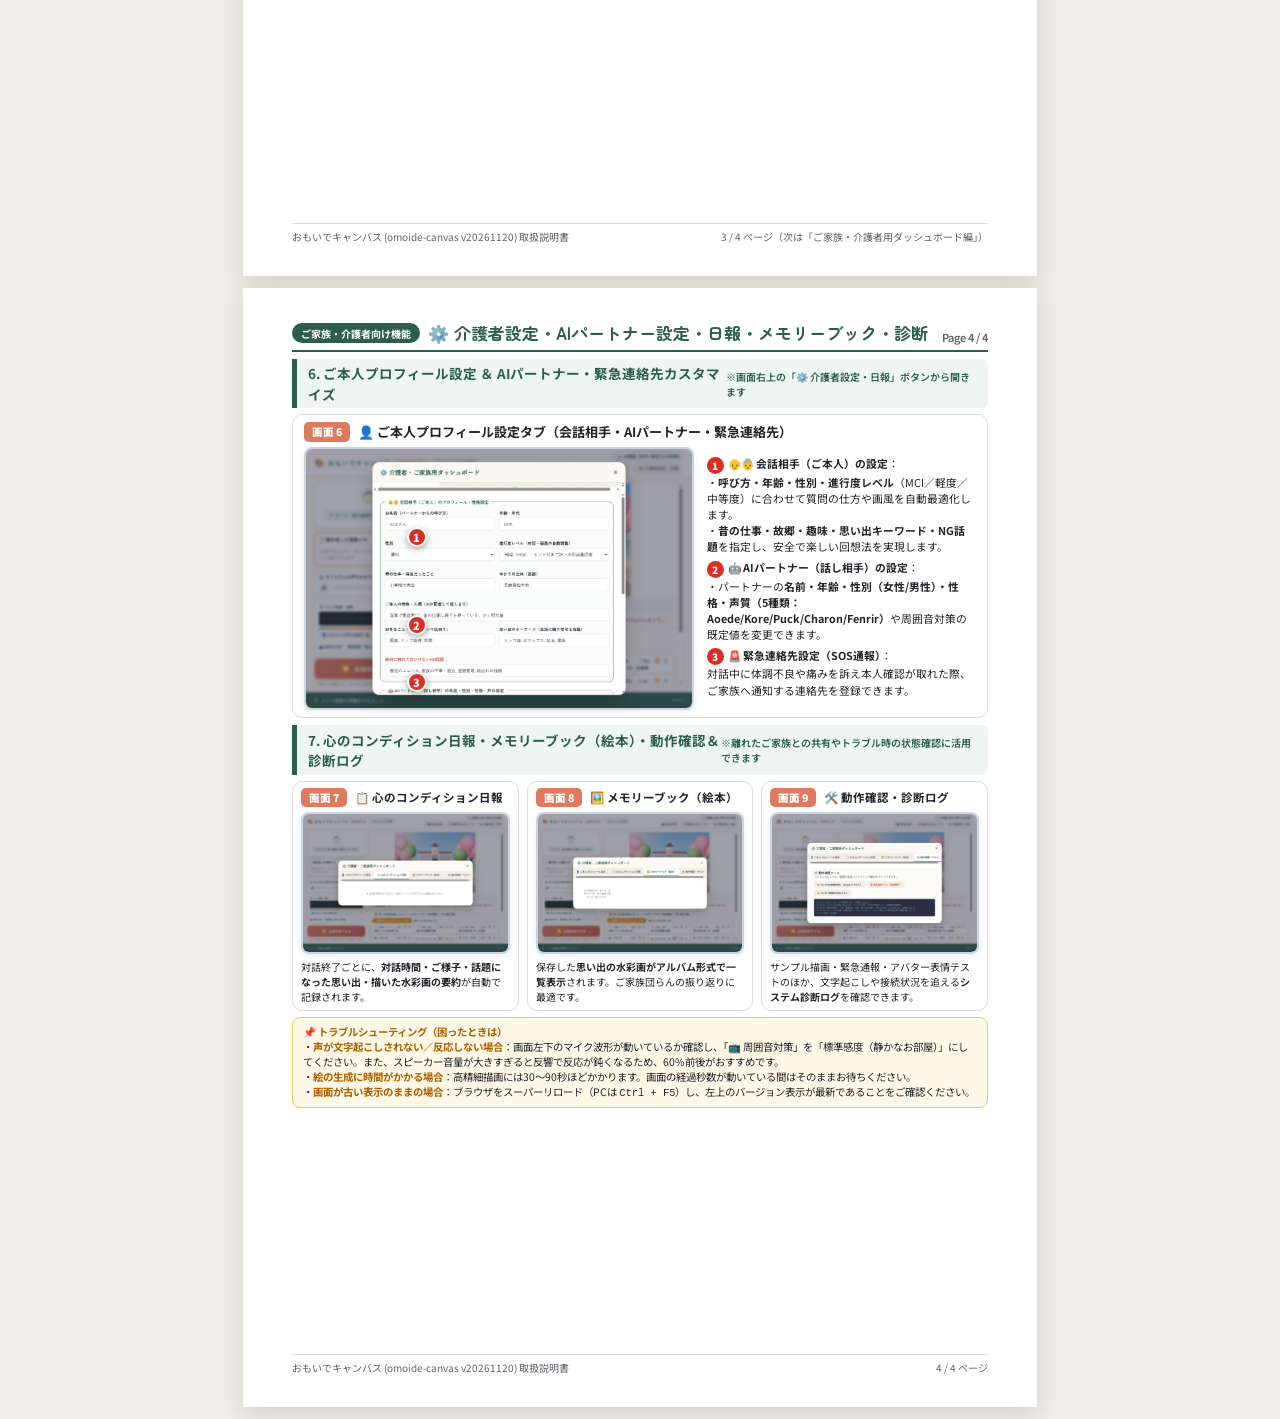
<file: static/manual/user_manual.html>
<!DOCTYPE html>
<html lang="ja">
<head>
  <meta charset="UTF-8">
  <meta name="viewport" content="width=device-width, initial-scale=1.0">
  <title>おもいでキャンバス (omoide-canvas) 取扱説明書・操作マニュアル</title>
  <link rel="preconnect" href="https://fonts.googleapis.com">
  <link rel="preconnect" href="https://fonts.gstatic.com" crossorigin>
  <link href="https://fonts.googleapis.com/css2?family=Noto+Sans+JP:wght@400;500;700;900&family=Zen+Maru+Gothic:wght@500;700&display=swap" rel="stylesheet">
  <style>
    :root {
      --primary: #2c5e4f;
      --primary-light: #3b7a67;
      --primary-bg: #eef6f3;
      --accent: #e07a5f;
      --callout-red: #d93025;
      --text-main: #22252a;
      --text-muted: #5f6368;
      --border: #dadce0;
      --bg-warm: #faf8f5;
    }

    * {
      box-sizing: border-box;
      margin: 0;
      padding: 0;
    }

    body {
      font-family: 'Noto Sans JP', sans-serif;
      color: var(--text-main);
      background: #f0ede6;
      line-height: 1.5;
      -webkit-print-color-adjust: exact !important;
      print-color-adjust: exact !important;
    }

    /* A4 ページ固定レイアウト */
    .page {
      width: 210mm;
      height: 296mm;
      margin: 12px auto;
      padding: 8.5mm 13mm;
      background: #ffffff;
      box-shadow: 0 6px 24px rgba(0,0,0,0.12);
      position: relative;
      display: flex;
      flex-direction: column;
      justify-content: space-between;
      overflow: hidden;
      page-break-after: always;
      break-after: page;
    }

    .page:last-child {
      page-break-after: auto;
      break-after: auto;
    }

    @page {
      size: A4 portrait;
      margin: 0;
    }

    @media print {
      body {
        background: #ffffff;
      }
      .page {
        margin: 0;
        box-shadow: none;
        width: 210mm;
        height: 296mm;
      }
      .no-print {
        display: none !important;
      }
    }

    /* ヘッダー */
    .doc-header {
      border-bottom: 2.5px solid var(--primary);
      padding-bottom: 4px;
      margin-bottom: 7px;
      display: flex;
      justify-content: space-between;
      align-items: flex-end;
    }

    .doc-header-left {
      display: flex;
      align-items: center;
      gap: 8px;
    }

    .doc-badge {
      background: var(--primary);
      color: #fff;
      font-size: 10px;
      font-weight: 700;
      padding: 2.5px 9px;
      border-radius: 99px;
    }

    .doc-title-main {
      font-family: 'Zen Maru Gothic', sans-serif;
      font-size: 17px;
      color: var(--primary);
      font-weight: 700;
    }

    .doc-page-num {
      font-size: 11px;
      color: var(--text-muted);
      font-weight: 600;
    }

    /* ヒーローバナー */
    .hero-banner {
      background: linear-gradient(135deg, #2c5e4f, #3b7a67);
      color: #fff;
      border-radius: 10px;
      padding: 9px 14px;
      margin-bottom: 7px;
      display: flex;
      justify-content: space-between;
      align-items: center;
      gap: 12px;
    }

    .hero-banner h1 {
      font-family: 'Zen Maru Gothic', sans-serif;
      font-size: 18px;
      margin-bottom: 2px;
    }

    .hero-banner p {
      font-size: 10.6px;
      opacity: 0.95;
    }

    .hero-url-pill {
      background: rgba(255,255,255,0.16);
      border: 1px solid rgba(255,255,255,0.4);
      padding: 5px 10px;
      border-radius: 8px;
      font-size: 10px;
      text-align: right;
      flex-shrink: 0;
    }

    .hero-url-pill code {
      font-size: 10.5px;
      font-weight: 700;
      color: #fff;
      display: block;
    }

    /* セクション見出し */
    .section-heading {
      background: var(--primary-bg);
      border-left: 5px solid var(--primary);
      padding: 4.5px 11px;
      border-radius: 0 6px 6px 0;
      margin-bottom: 6px;
      display: flex;
      justify-content: space-between;
      align-items: center;
    }

    .section-heading h2 {
      font-size: 13.5px;
      color: var(--primary);
      font-weight: 700;
    }

    .section-heading span {
      font-size: 10px;
      color: var(--primary);
      font-weight: 600;
    }

    /* キャプチャー＆解説カード */
    .manual-card {
      border: 1.5px solid var(--border);
      border-radius: 10px;
      padding: 7px 11px;
      margin-bottom: 7px;
      background: #ffffff;
    }

    .manual-card-header {
      display: flex;
      align-items: center;
      gap: 8px;
      margin-bottom: 5px;
    }

    .tag-pill {
      background: var(--accent);
      color: #fff;
      font-weight: 900;
      font-size: 10.5px;
      padding: 2px 8px;
      border-radius: 5px;
      flex-shrink: 0;
    }

    .manual-card-title {
      font-size: 13px;
      font-weight: 700;
      color: var(--text-main);
    }

    .card-grid-wide-img {
      display: grid;
      grid-template-columns: 1.18fr 0.82fr;
      gap: 11px;
      align-items: center;
    }

    /* キャプチャー画像ラッパー（番号ピン付き） */
    .capture-wrap {
      position: relative;
      border: 2px solid #cbd5e1;
      border-radius: 8px;
      overflow: hidden;
      background: #f8fafc;
      box-shadow: 0 2px 8px rgba(0,0,0,0.08);
    }

    .capture-wrap img {
      width: 100%;
      height: auto;
      display: block;
    }

    .pin {
      position: absolute;
      width: 20px;
      height: 20px;
      background: var(--callout-red);
      color: #fff;
      border: 2px solid #fff;
      border-radius: 50%;
      font-size: 11px;
      font-weight: 900;
      display: flex;
      align-items: center;
      justify-content: center;
      box-shadow: 0 2px 6px rgba(0,0,0,0.35);
      z-index: 10;
    }

    .num-badge {
      display: inline-flex;
      align-items: center;
      justify-content: center;
      width: 17px;
      height: 17px;
      background: var(--callout-red);
      color: #ffffff;
      font-weight: 900;
      font-size: 10px;
      border-radius: 50%;
      margin-right: 4px;
      vertical-align: middle;
    }

    .desc-list {
      list-style: none;
      font-size: 10.8px;
    }

    .desc-list li {
      margin-bottom: 4.5px;
      padding-left: 2px;
    }

    /* 絵画手順タイムライン */
    .flow-grid {
      display: grid;
      grid-template-columns: repeat(3, 1fr);
      gap: 6px;
      margin-bottom: 6px;
    }

    .flow-step {
      border: 1.5px solid #cfe2db;
      border-radius: 8px;
      padding: 6px 8px;
      background: #fafdfb;
      position: relative;
    }

    .flow-step-head {
      display: flex;
      align-items: center;
      gap: 5px;
      margin-bottom: 3px;
    }

    .flow-step-num {
      background: var(--primary);
      color: #fff;
      font-size: 10px;
      font-weight: 900;
      padding: 1.5px 6px;
      border-radius: 99px;
      flex-shrink: 0;
    }

    .flow-step-title {
      font-size: 11.2px;
      font-weight: 700;
      color: var(--primary);
    }

    .flow-step p {
      font-size: 9.9px;
      line-height: 1.42;
      color: var(--text-main);
    }

    .step6-strip {
      display: grid;
      grid-template-columns: repeat(6, 1fr);
      gap: 4px;
      margin: 5px 0 6px;
    }

    .step6-chip {
      background: #fff;
      border: 1.5px solid #2c5e4f;
      border-radius: 6px;
      padding: 4px 5px;
      text-align: center;
    }

    .step6-chip strong {
      display: block;
      font-size: 10px;
      color: var(--primary);
    }

    .step6-chip span {
      display: block;
      font-size: 8.8px;
      color: var(--text-muted);
      line-height: 1.25;
      margin-top: 1px;
    }

    .feature-table {
      width: 100%;
      border-collapse: collapse;
      font-size: 10.4px;
      margin-top: 3px;
    }

    .feature-table th,
    .feature-table td {
      border: 1px solid var(--border);
      padding: 3.5px 7px;
      text-align: left;
    }

    .feature-table th {
      background: var(--primary-bg);
      color: var(--primary);
      font-weight: 700;
      width: 30%;
    }

    .tip-box {
      background: #fff8e6;
      border: 1.5px solid #f5c563;
      border-radius: 8px;
      padding: 6px 10px;
      font-size: 10.4px;
      line-height: 1.45;
    }

    .tip-box strong {
      color: #b06000;
    }

    /* フッター */
    .doc-footer {
      border-top: 1px solid var(--border);
      padding-top: 5px;
      font-size: 10px;
      color: var(--text-muted);
      display: flex;
      justify-content: space-between;
    }

    .print-toolbar {
      max-width: 210mm;
      margin: 12px auto 0;
      background: #2c5e4f;
      color: #fff;
      padding: 10px 16px;
      border-radius: 8px;
      display: flex;
      justify-content: space-between;
      align-items: center;
    }

    .print-toolbar button {
      background: #fff;
      color: #2c5e4f;
      border: none;
      padding: 8px 16px;
      border-radius: 6px;
      font-weight: 700;
      cursor: pointer;
    }
  </style>
</head>
<body>

  <div class="print-toolbar no-print">
    <span>📘 <strong>おもいでキャンバス (omoide-canvas v20261120)</strong> 公式取扱説明書（全4ページ）</span>
    <button onclick="window.print()">🖨️ PDFとして保存・印刷する</button>
  </div>

  <!-- ===================================================================== -->
  <!-- Page 1: 概要・起動時のログイン画面・基本画面の見方 -->
  <!-- ===================================================================== -->
  <div class="page">
    <div>
      <header class="doc-header">
        <div class="doc-header-left">
          <span class="doc-badge">公式取扱説明書（最新版）</span>
          <span class="doc-title-main">🎨 おもいでキャンバス ご利用ガイド（基本操作編）</span>
        </div>
        <span class="doc-page-num">Page 1 / 4</span>
      </header>

      <div class="hero-banner">
        <div>
          <h1>おもいでキャンバス (omoide-canvas) 取扱説明書</h1>
          <p>
            AIパートナーと声でおしゃべりしながら、懐かしい思い出や夢の風景を6ステップで丁寧に聞き取り、その場で<strong>オーダーメイド水彩画</strong>として描き出す回想法・見守り対話システムです（トンネル不要・24時間ブラウザ直結稼働）。
          </p>
        </div>
        <div class="hero-url-pill">
          <span>🌐 スマホ・PC共通 公開アドレス</span>
          <code>https://k3and4ai-sudo.github.io/omoide-canvas/</code>
        </div>
      </div>

      <!-- 1. 起動時のログイン画面 -->
      <div class="section-heading">
        <h2>1. 起動時のログイン画面（Gemini APIキーの設定）</h2>
        <span>※初回または別端末からアクセスした際に表示されます</span>
      </div>

      <div class="manual-card">
        <div class="manual-card-header">
          <span class="tag-pill">画面 1</span>
          <span class="manual-card-title">ご自身の Gemini APIキーで安全にログインする</span>
        </div>
        <div class="card-grid-wide-img">
          <div class="capture-wrap">
            <img src="screenshots/cap_01_login.png" alt="ログイン画面キャプチャー">
            <span class="pin" style="top: 41%; left: 32%;">1</span>
            <span class="pin" style="top: 48%; left: 36%;">2</span>
            <span class="pin" style="top: 61%; left: 48%;">3</span>
            <span class="pin" style="top: 69%; left: 36%;">4</span>
          </div>
          <div>
            <ul class="desc-list">
              <li><span class="num-badge">1</span><strong>Gemini APIキー入力欄</strong>：<br>Google AI Studio で取得した <code>AIzaSy...</code> で始まるキーを貼り付けます。</li>
              <li><span class="num-badge">2</span><strong>貼り付け・表示切替・端末記憶</strong>：<br>「📋 クリップボードから貼り付け」でワンタップ入力可能。チェックを入れると、お使いの端末ブラウザにのみ保存され次回から入力不要になります。</li>
              <li><span class="num-badge">3</span><strong>🚀 このAPIキーでログインして開始</strong>：<br>キーを設定してブラウザ直結モードで起動します（外部サーバーへは保存されません）。</li>
              <li><span class="num-badge">4</span><strong>デモ体験 / 保存キー消去 / PDF手順書</strong>：<br>キーなしでのデモ体験や保存キー消去、APIキー取得手順書・本取扱説明書の閲覧ができます。</li>
            </ul>
          </div>
        </div>
      </div>

      <!-- 2. メイン画面（待機中）の見方 -->
      <div class="section-heading">
        <h2>2. メイン画面（ご本人用キャンバス）の各部名称と機能</h2>
        <span>※ご本人が迷わず使える「認知負荷ゼロ」のシンプル設計です</span>
      </div>

      <div class="manual-card">
        <div class="manual-card-header">
          <span class="tag-pill">画面 2</span>
          <span class="manual-card-title">対話開始前のメイン画面（PC・タブレット横画面 / スマホ縦画面対応）</span>
        </div>
        <div class="card-grid-wide-img">
          <div class="capture-wrap">
            <img src="screenshots/cap_02_main_idle.png" alt="メイン待機画面キャプチャー">
            <span class="pin" style="top: 5%; right: 16%;">1</span>
            <span class="pin" style="top: 5%; right: 4%;">2</span>
            <span class="pin" style="top: 22%; left: 16%;">3</span>
            <span class="pin" style="top: 52%; left: 16%;">4</span>
            <span class="pin" style="top: 84%; left: 16%;">5</span>
            <span class="pin" style="top: 72%; left: 66%;">6</span>
          </div>
          <div>
            <ul class="desc-list">
              <li><span class="num-badge">1</span><strong>AI残量・取扱説明書・APIキー状態</strong>：本日のAI利用残量確認、取扱説明書閲覧、APIキー変更・消去ができます。</li>
              <li><span class="num-badge">2</span><strong>⚙️ 介護者設定・日報ボタン</strong>：プロフィール・パートナー設定・日報・メモリーブック・診断ログを開きます。</li>
              <li><span class="num-badge">3</span><strong>AIパートナー ＆ 聞き取った情景メモ</strong>：表情アバターと、会話から自動抽出した思い出メモを表示します。</li>
              <li><span class="num-badge">4</span><strong>声の大きさ ＆ マイク波形・周囲音対策</strong>：スピーカー音量（0〜100%・ミュート）とマイク入力・周囲音対策を調整できます。</li>
              <li><span class="num-badge">5</span><strong>🎙️ お話をはじめるボタン</strong>：1回押すだけでAIパートナーと音声対話が始まります。</li>
              <li><span class="num-badge">6</span><strong>特大字幕 ＆ 6ステップ聞き取りパネル</strong>：お互いの言葉の文字起こしと、絵画の聞き取り進捗（①〜⑥）が一目で分かります。</li>
            </ul>
          </div>
        </div>
      </div>
    </div>

    <footer class="doc-footer">
      <span>おもいでキャンバス (omoide-canvas v20261120) 取扱説明書</span>
      <span>1 / 4 ページ（次は「思い出の絵を描く手順（完全ガイド）」）</span>
    </footer>
  </div>

  <!-- ===================================================================== -->
  <!-- Page 2: 思い出の絵を描く手順（完全ガイド：発火条件〜保存確認） -->
  <!-- ===================================================================== -->
  <div class="page">
    <div>
      <header class="doc-header">
        <div class="doc-header-left">
          <span class="doc-badge">絵画フロー完全ガイド</span>
          <span class="doc-title-main">🎨 思い出の絵を描く手順（聞き取り〜描画〜修正・保存）</span>
        </div>
        <span class="doc-page-num">Page 2 / 4</span>
      </header>

      <!-- 3. 絵画の全体ステップ -->
      <div class="section-heading">
        <h2>3. 絵画の進め方（聞き取り開始から保存確認までの9ステップ）</h2>
        <span>※声だけでも、画面ボタン併用でもスムーズに進められます</span>
      </div>

      <div class="flow-grid">
        <div class="flow-step">
          <div class="flow-step-head">
            <span class="flow-step-num">STEP 1</span>
            <span class="flow-step-title">聞き取り開始の発火条件</span>
          </div>
          <p>
            <strong>① 声で開始</strong>：通常のおしゃべり中に「絵を描きたい」「思い出の絵を描いて」等と伝えると自動で開始します。<br>
            <strong>② ボタンで開始</strong>：画面の「<strong>🎙️ 聞き取り開始</strong>」ボタンを押すといつでも手動で始められます。
          </p>
        </div>

        <div class="flow-step">
          <div class="flow-step-head">
            <span class="flow-step-num">STEP 2</span>
            <span class="flow-step-title">聞き取りの順番（①〜⑥）</span>
          </div>
          <p>
            さくらさんが下の<strong>①〜⑥の順番</strong>で1項目ずつ優しく質問します。答えにくい項目は各カードの「⏭️」でスキップや「🎙️ 聞く」でやり直し、メモ欄の直接編集もできます。
          </p>
        </div>

        <div class="flow-step">
          <div class="flow-step-head">
            <span class="flow-step-num">STEP 3</span>
            <span class="flow-step-title">聞き取りの後に復唱</span>
          </div>
          <p>
            各項目にお答えいただくたび、さくらさんが<strong>「①話題について復唱します。〇〇ですね。」</strong>と復唱し、内容が左パネルとカードに自動記録されて次の項目へ進みます。
          </p>
        </div>

        <div class="flow-step">
          <div class="flow-step-head">
            <span class="flow-step-num">STEP 4</span>
            <span class="flow-step-title">完了後の全内容①〜⑥復唱</span>
          </div>
          <p>
            ⑥まで揃うと、さくらさんが<strong>①〜⑥のすべての内容を最初から最後までまとめて復唱</strong>します（2項目以上集まった段階で手動で「🎨 この内容で絵を描く」を押すことも可能です）。
          </p>
        </div>

        <div class="flow-step">
          <div class="flow-step-head">
            <span class="flow-step-num">STEP 5</span>
            <span class="flow-step-title">ユーザーに最終確認</span>
          </div>
          <p>
            全内容の復唱後、<strong>「この内容で絵を描いてもよろしいでしょうか？」</strong>と確認します。「はい」「お願いします」「描いて」と答えるか「🎨 この内容で絵を描く」を押すと描画へ進みます（修正も可）。
          </p>
        </div>

        <div class="flow-step">
          <div class="flow-step-head">
            <span class="flow-step-num">STEP 6</span>
            <span class="flow-step-title">描画開始（自動ミュート）</span>
          </div>
          <p>
            承認されると「今から描いてみますね」と案内し、キャンバスに描画中画面と経過タイマーが表示されます。<strong>描画中は誤反応防止のためマイク入力が一時自動ミュート</strong>されます。
          </p>
        </div>

        <div class="flow-step">
          <div class="flow-step-head">
            <span class="flow-step-num">STEP 7</span>
            <span class="flow-step-title">待ち時間（約30〜90秒）</span>
          </div>
          <p>
            高精細オーダーメイド水彩画の生成には<strong>約30〜90秒前後</strong>（最大150秒保護）かかります。そのままお待ちください。途中で誤って終了ボタンを押しても確認画面で中断を防ぎます。
          </p>
        </div>

        <div class="flow-step">
          <div class="flow-step-head">
            <span class="flow-step-num">STEP 8</span>
            <span class="flow-step-title">完成確認と修正</span>
          </div>
          <p>
            絵が完成すると環境音（♪）と共に表示されます。<strong>修正したい時</strong>は「犬を白いマルチーズにして」「夕焼けにして」と声で伝えるか「🎨 この指示で描き直す」で元構図を保ち再描画できます。
          </p>
        </div>

        <div class="flow-step">
          <div class="flow-step-head">
            <span class="flow-step-num">STEP 9</span>
            <span class="flow-step-title">保存確認・通常会話へ復帰</span>
          </div>
          <p>
            「これでいいです」と伝えると<strong>「この絵を保存しますか？」</strong>と尋ねます。「保存します」または「💾 保存して通常会話へ戻る」でPNG保存＆メモリーブック登録し、通常のおしゃべりに戻ります。
          </p>
        </div>
      </div>

      <!-- ①〜⑥の6ステップ一覧 -->
      <div class="step6-strip">
        <div class="step6-chip"><strong>① 話題・テーマ</strong><span>どんな思い出を描くか</span></div>
        <div class="step6-chip"><strong>② 場所・舞台</strong><span>家・学校・公園など</span></div>
        <div class="step6-chip"><strong>③ 天候・明暗</strong><span>季節・天気・時間帯</span></div>
        <div class="step6-chip"><strong>④ 登場人物</strong><span>家族・友人・ペット</span></div>
        <div class="step6-chip"><strong>⑤ 見えたもの</strong><span>周りの風景や持ち物</span></div>
        <div class="step6-chip"><strong>⑥ 気分・雰囲気</strong><span>その時の気持ち・空気</span></div>
      </div>

      <!-- 画面3: 6ステップ聞き取り進行中 -->
      <div class="manual-card" style="margin-bottom: 5px;">
        <div class="manual-card-header">
          <span class="tag-pill">画面 3</span>
          <span class="manual-card-title">6ステップ聞き取り・復唱進行中の画面イメージ</span>
        </div>
        <div class="card-grid-wide-img">
          <div class="capture-wrap">
            <img src="screenshots/cap_03_listening_steps.png" alt="6ステップ聞き取り進行中キャプチャー">
            <span class="pin" style="top: 63%; left: 50%;">1</span>
            <span class="pin" style="top: 72%; left: 48%;">2</span>
            <span class="pin" style="top: 84%; left: 44%;">3</span>
            <span class="pin" style="top: 88%; left: 72%;">4</span>
          </div>
          <div>
            <ul class="desc-list">
              <li><span class="num-badge">1</span><strong>リアルタイム特大字幕（復唱表示）</strong>：<br>ご本人の声の文字起こしと、さくらさんの「復唱＋次の質問」が大きく表示されます。</li>
              <li><span class="num-badge">2</span><strong>現在のフェーズ＆進捗表示</strong>：<br>現在どの項目を聞き取り中か（例：<code>⑤ 見えたもの・様子</code>・<code>進捗: 4/6 項目</code>）が一目で分かります。</li>
              <li><span class="num-badge">3</span><strong>確定済み項目カード（✓ 修正）</strong>：<br>復唱で確定した項目は緑枠で記録されます。「✓ 修正」を押せばその項目だけ聞き直せます。</li>
              <li><span class="num-badge">4</span><strong>聞き取り中・未入力カード</strong>：<br>「🎙️ 聞く」「⏭️ スキップ」「🗑️ クリア」ボタンで柔軟に進行を調整できます。</li>
            </ul>
          </div>
        </div>
      </div>

      <div class="tip-box">
        <strong>💡 補足（スムーズに絵を描くコツ）</strong>：万一途中で通信が一瞬切れても、聞き取り済みの①〜⑥と現在ステップを自動引き継ぎして続きから再開します。また、絵の完成後に「保存しません」または「💬 保存せず通常会話へ」を選ぶと、保存せずに通常のおしゃべりへ戻れます。
      </div>
    </div>

    <footer class="doc-footer">
      <span>おもいでキャンバス (omoide-canvas v20261120) 取扱説明書</span>
      <span>2 / 4 ページ（次は「完成確認・修正・保存と周囲音対策」）</span>
    </footer>
  </div>

  <!-- ===================================================================== -->
  <!-- Page 3: 完成確認・修正・保存の画面 / スマホ表示・周囲音対策4モード -->
  <!-- ===================================================================== -->
  <div class="page">
    <div>
      <header class="doc-header">
        <div class="doc-header-left">
          <span class="doc-badge">完成・修正・保存・周囲音対策</span>
          <span class="doc-title-main">🖼️ 絵の完成・修正・保存操作 ＆ スマホ・周囲音対策モード</span>
        </div>
        <span class="doc-page-num">Page 3 / 4</span>
      </header>

      <!-- 4. 完成・修正・保存画面 -->
      <div class="section-heading">
        <h2>4. 思い出の絵の完成・修正・保存確認画面</h2>
        <span>※画風は4種類（優しい水彩画・写実・油絵・色鉛筆）から選択できます</span>
      </div>

      <div class="manual-card">
        <div class="manual-card-header">
          <span class="tag-pill">画面 4</span>
          <span class="manual-card-title">水彩画の表示・声による修正指示・保存確認の画面</span>
        </div>
        <div class="card-grid-wide-img">
          <div class="capture-wrap">
            <img src="screenshots/cap_04_main_talking_art.png" alt="完成した絵と保存確認キャプチャー">
            <span class="pin" style="top: 34%; left: 62%;">1</span>
            <span class="pin" style="top: 63%; left: 50%;">2</span>
            <span class="pin" style="top: 72%; left: 55%;">3</span>
            <span class="pin" style="top: 52%; left: 16%;">4</span>
            <span class="pin" style="top: 84%; left: 16%;">5</span>
          </div>
          <div>
            <ul class="desc-list">
              <li><span class="num-badge">1</span><strong>完成した思い出の絵（高精細水彩画）</strong>：<br>6ステップの情景を反映したオーダーメイド絵画と環境音（♪）が表示されます。</li>
              <li><span class="num-badge">2</span><strong>完成後の感想・修正・保存のやり取り</strong>：<br>「犬を白いマルチーズにして」等の修正や「これでいいです」「保存します」に声で応答します。</li>
              <li><span class="num-badge">3</span><strong>完成ステータス＆修正・保存操作</strong>：<br>画面下の操作バーからワンタップで「保存して通常会話へ戻る」「描き直す」こともできます。</li>
              <li><span class="num-badge">4</span><strong>さくらさんの声の大きさ調整</strong>：<br>スライダーで 0〜100%（初期値60%）の音量調整やミュート切替ができます。</li>
              <li><span class="num-badge">5</span><strong>⏹️ お話を終了するボタン</strong>：<br>対話を終了し、その日の「心のコンディション日報」を自動保存します。</li>
            </ul>
          </div>
        </div>
      </div>

      <!-- 5. スマートフォン表示と周囲音対策4モード -->
      <div class="section-heading">
        <h2>5. スマートフォンでの表示と「📺 周囲音対策」4モードの使い分け</h2>
        <span>※お部屋の静けさやテレビ音量に合わせて切り替えられます</span>
      </div>

      <div class="manual-card">
        <div class="manual-card-header">
          <span class="tag-pill">画面 5</span>
          <span class="manual-card-title">スマートフォン縦画面レイアウト ＆ 周囲音対策モード一覧</span>
        </div>
        <div style="display: grid; grid-template-columns: 0.36fr 1.64fr; gap: 13px; align-items: center;">
          <div class="capture-wrap" style="max-width: 158px; margin: 0 auto;">
            <img src="screenshots/cap_09_mobile_view.png" alt="スマホ縦画面キャプチャー">
            <span class="pin" style="top: 71%; left: 50%;">1</span>
            <span class="pin" style="top: 80%; left: 50%;">2</span>
          </div>
          <div>
            <p style="font-size: 10.8px; margin-bottom: 5px;">
              スマートフォンでは自動的に<strong>縦スクロール1列の見やすい画面</strong>になります（<span class="num-badge">1</span>で周囲音対策切替、<span class="num-badge">2</span>で対話開始・終了）。
            </p>
            <table class="feature-table">
              <thead>
                <tr>
                  <th>周囲音対策モード</th>
                  <th>おすすめの環境・特徴</th>
                </tr>
              </thead>
              <tbody>
                <tr>
                  <td><strong>標準感度<br>（静かなお部屋・初期設定）</strong></td>
                  <td>静かなお部屋におすすめです。話し始めの語頭（「犬」「春」等）が欠けにくいよう無加工音声をそのまま届け、小さな声も拾いやすくします。</td>
                </tr>
                <tr>
                  <td><strong>テレビ・周囲音カット<br>（近接優先）</strong></td>
                  <td>リビングでテレビがついている時におすすめです。マイクの近く（30〜50cm以内）で話す声を通し、離れたテレビ音や雑音を遮断します。</td>
                </tr>
                <tr>
                  <td><strong>強めカット<br>（テレビ大音量・賑やか）</strong></td>
                  <td>テレビの音量が大きい時や周囲でご家族が会話している時に選びます。はっきり発声した声のみ反応します。</td>
                </tr>
                <tr>
                  <td><strong>超強力カット<br>（口元近接マイク専用）</strong></td>
                  <td>特に騒がしい施設フロア等で、マイクに口元を近づけて使う場合専用です。</td>
                </tr>
              </tbody>
            </table>
            <div class="tip-box" style="margin-top: 6px;">
              <strong>💡 聞き取りを良くするコツ</strong>：さくらさんが話し終えてマイクが「待機中」になってから、普段通りの自然な声量でゆっくりお話しください。
            </div>
          </div>
        </div>
      </div>
    </div>

    <footer class="doc-footer">
      <span>おもいでキャンバス (omoide-canvas v20261120) 取扱説明書</span>
      <span>3 / 4 ページ（次は「ご家族・介護者用ダッシュボード編」）</span>
    </footer>
  </div>

  <!-- ===================================================================== -->
  <!-- Page 4: 介護者・ご家族用ダッシュボード（プロフィール・日報・絵本・診断） -->
  <!-- ===================================================================== -->
  <div class="page">
    <div>
      <header class="doc-header">
        <div class="doc-header-left">
          <span class="doc-badge">ご家族・介護者向け機能</span>
          <span class="doc-title-main">⚙️ 介護者設定・AIパートナー設定・日報・メモリーブック・診断</span>
        </div>
        <span class="doc-page-num">Page 4 / 4</span>
      </header>

      <!-- 6. プロフィール・パートナー設定 -->
      <div class="section-heading">
        <h2>6. ご本人プロフィール設定 ＆ AIパートナー・緊急連絡先カスタマイズ</h2>
        <span>※画面右上の「⚙️ 介護者設定・日報」ボタンから開きます</span>
      </div>

      <div class="manual-card">
        <div class="manual-card-header">
          <span class="tag-pill">画面 6</span>
          <span class="manual-card-title">👤 ご本人プロフィール設定タブ（会話相手・AIパートナー・緊急連絡先）</span>
        </div>
        <div class="card-grid-wide-img">
          <div class="capture-wrap">
            <img src="screenshots/cap_05_profile_settings.png" alt="プロフィール設定画面キャプチャー">
            <span class="pin" style="top: 30%; left: 26%;">1</span>
            <span class="pin" style="top: 64%; left: 26%;">2</span>
            <span class="pin" style="top: 86%; left: 26%;">3</span>
          </div>
          <div>
            <ul class="desc-list">
              <li><span class="num-badge">1</span><strong>👴👵 会話相手（ご本人）の設定</strong>：<br>
                ・<strong>呼び方・年齢・性別・進行度レベル</strong>（MCI／軽度／中等度）に合わせて質問の仕方や画風を自動最適化します。<br>
                ・<strong>昔の仕事・故郷・趣味・思い出キーワード・NG話題</strong>を指定し、安全で楽しい回想法を実現します。
              </li>
              <li><span class="num-badge">2</span><strong>🤖 AIパートナー（話し相手）の設定</strong>：<br>
                ・パートナーの<strong>名前・年齢・性別（女性/男性）・性格・声質（5種類：Aoede/Kore/Puck/Charon/Fenrir）</strong>や周囲音対策の既定値を変更できます。
              </li>
              <li><span class="num-badge">3</span><strong>🚨 緊急連絡先設定（SOS通報）</strong>：<br>
                対話中に体調不良や痛みを訴え本人確認が取れた際、ご家族へ通知する連絡先を登録できます。
              </li>
            </ul>
          </div>
        </div>
      </div>

      <!-- 7. 日報・メモリーブック・動作確認 -->
      <div class="section-heading">
        <h2>7. 心のコンディション日報・メモリーブック（絵本）・動作確認＆診断ログ</h2>
        <span>※離れたご家族との共有やトラブル時の状態確認に活用できます</span>
      </div>

      <div style="display: grid; grid-template-columns: repeat(3, 1fr); gap: 8px; margin-bottom: 6px;">
        <div class="manual-card" style="margin-bottom: 0; padding: 6px 8px;">
          <div class="manual-card-header">
            <span class="tag-pill">画面 7</span>
            <span class="manual-card-title" style="font-size:11.5px;">📋 心のコンディション日報</span>
          </div>
          <div class="capture-wrap" style="margin-bottom: 5px;">
            <img src="screenshots/cap_06_daily_reports.png" alt="心のコンディション日報キャプチャー">
          </div>
          <p style="font-size: 10px; color: var(--text-main);">
            対話終了ごとに、<strong>対話時間・ご様子・話題になった思い出・描いた水彩画の要約</strong>が自動で記録されます。
          </p>
        </div>

        <div class="manual-card" style="margin-bottom: 0; padding: 6px 8px;">
          <div class="manual-card-header">
            <span class="tag-pill">画面 8</span>
            <span class="manual-card-title" style="font-size:11.5px;">🖼️ メモリーブック（絵本）</span>
          </div>
          <div class="capture-wrap" style="margin-bottom: 5px;">
            <img src="screenshots/cap_07_memory_gallery.png" alt="メモリーブックキャプチャー">
          </div>
          <p style="font-size: 10px; color: var(--text-main);">
            保存した<strong>思い出の水彩画がアルバム形式で一覧表示</strong>されます。ご家族団らんの振り返りに最適です。
          </p>
        </div>

        <div class="manual-card" style="margin-bottom: 0; padding: 6px 8px;">
          <div class="manual-card-header">
            <span class="tag-pill">画面 9</span>
            <span class="manual-card-title" style="font-size:11.5px;">🛠️ 動作確認・診断ログ</span>
          </div>
          <div class="capture-wrap" style="margin-bottom: 5px;">
            <img src="screenshots/cap_08_diagnostics.png" alt="動作確認テストキャプチャー">
          </div>
          <p style="font-size: 10px; color: var(--text-main);">
            サンプル描画・緊急通報・アバター表情テストのほか、文字起こしや接続状況を追える<strong>システム診断ログ</strong>を確認できます。
          </p>
        </div>
      </div>

      <div class="tip-box">
        <strong>📌 トラブルシューティング（困ったときは）</strong><br>
        ・<strong>声が文字起こしされない／反応しない場合</strong>：画面左下のマイク波形が動いているか確認し、「📺 周囲音対策」を「標準感度（静かなお部屋）」にしてください。また、スピーカー音量が大きすぎると反響で反応が鈍くなるため、60%前後がおすすめです。<br>
        ・<strong>絵の生成に時間がかかる場合</strong>：高精細描画には30〜90秒ほどかかります。画面の経過秒数が動いている間はそのままお待ちください。<br>
        ・<strong>画面が古い表示のままの場合</strong>：ブラウザをスーパーリロード（PCは <code>Ctrl + F5</code>）し、左上のバージョン表示が最新であることをご確認ください。
      </div>
    </div>

    <footer class="doc-footer">
      <span>おもいでキャンバス (omoide-canvas v20261120) 取扱説明書</span>
      <span>4 / 4 ページ</span>
    </footer>
  </div>

</body>
</html>
</file>
